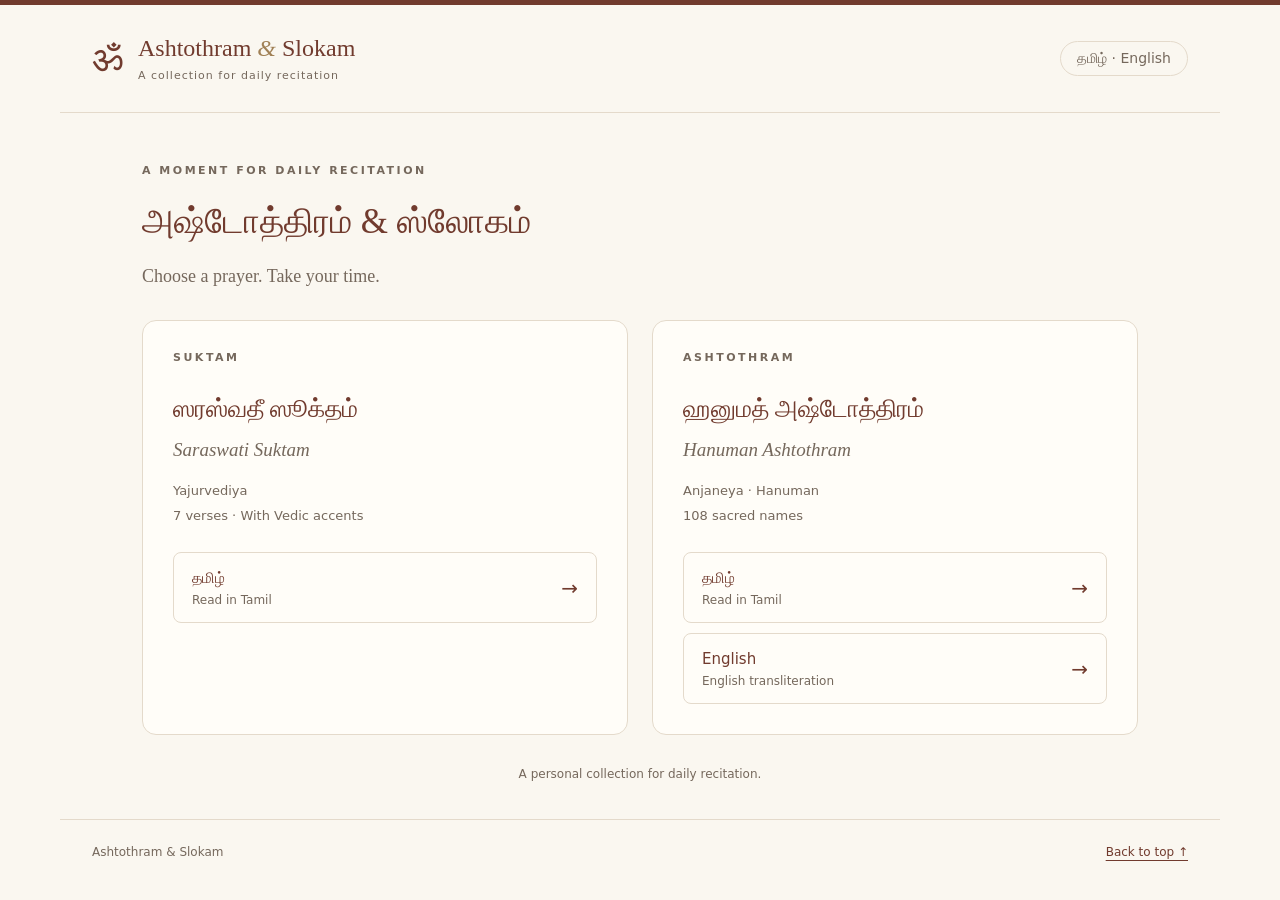
<file: index.html>
<!doctype html>
<html lang="ta">
<head>
<meta charset="utf-8">
<meta name="viewport" content="width=device-width, initial-scale=1">
<meta name="theme-color" content="#713b2e">
<meta name="description" content="A personal collection of prayers: Saraswati Suktam in Tamil and Hanuman Ashtothram in Tamil and English transliteration.">
<title>Ashtothram & Slokam · Prayer collection</title>
<link rel="stylesheet" href="style.css">

</head>
<body id="top">
<a class="skip" href="#collection">Skip to prayers</a>
<header class="site-header"><a class="brand" href="./" lang="en"><span class="emblem" aria-hidden="true">ॐ</span><span>Ashtothram <i>&</i> Slokam<small>A collection for daily recitation</small></span></a><span class="language">தமிழ் · English</span></header>
<main class="collection-home" id="collection">
<div class="collection-intro"><p class="eyebrow" lang="en">A MOMENT FOR DAILY RECITATION</p><h1>அஷ்டோத்திரம் &amp; ஸ்லோகம்</h1><p lang="en">Choose a prayer. Take your time.</p></div>
<div class="prayer-grid">
<section class="prayer-card" aria-labelledby="saraswati-title"><p class="eyebrow" lang="en">SUKTAM</p><h2 id="saraswati-title">ஸரஸ்வதீ ஸூக்தம்</h2><p class="card-subtitle" lang="en">Saraswati Suktam</p><p class="card-description" lang="en">Yajurvediya<br>7 verses · With Vedic accents</p><nav class="reading-links" aria-label="Read Saraswati Suktam"><a href="saraswati-suktam.html"><span><strong>தமிழ்</strong><small lang="en">Read in Tamil</small></span><span aria-hidden="true">→</span></a></nav></section>
<section class="prayer-card" aria-labelledby="hanuman-title"><p class="eyebrow" lang="en">ASHTOTHRAM</p><h2 id="hanuman-title">ஹனுமத் அஷ்டோத்திரம்</h2><p class="card-subtitle" lang="en">Hanuman Ashtothram</p><p class="card-description" lang="en">Anjaneya · Hanuman<br>108 sacred names</p><nav class="reading-links" aria-label="Read Hanuman Ashtothram"><a href="hanuman-ashtothram.html#tamil"><span><strong>தமிழ்</strong><small lang="en">Read in Tamil</small></span><span aria-hidden="true">→</span></a><a href="hanuman-ashtothram.html#english" lang="en"><span><strong>English</strong><small>English transliteration</small></span><span aria-hidden="true">→</span></a></nav></section>
</div>
<p class="collection-note" lang="en">A personal collection for daily recitation.</p>
</main><footer lang="en"><span>Ashtothram &amp; Slokam</span><a href="#top">Back to top ↑</a></footer>
</body></html>
</file>
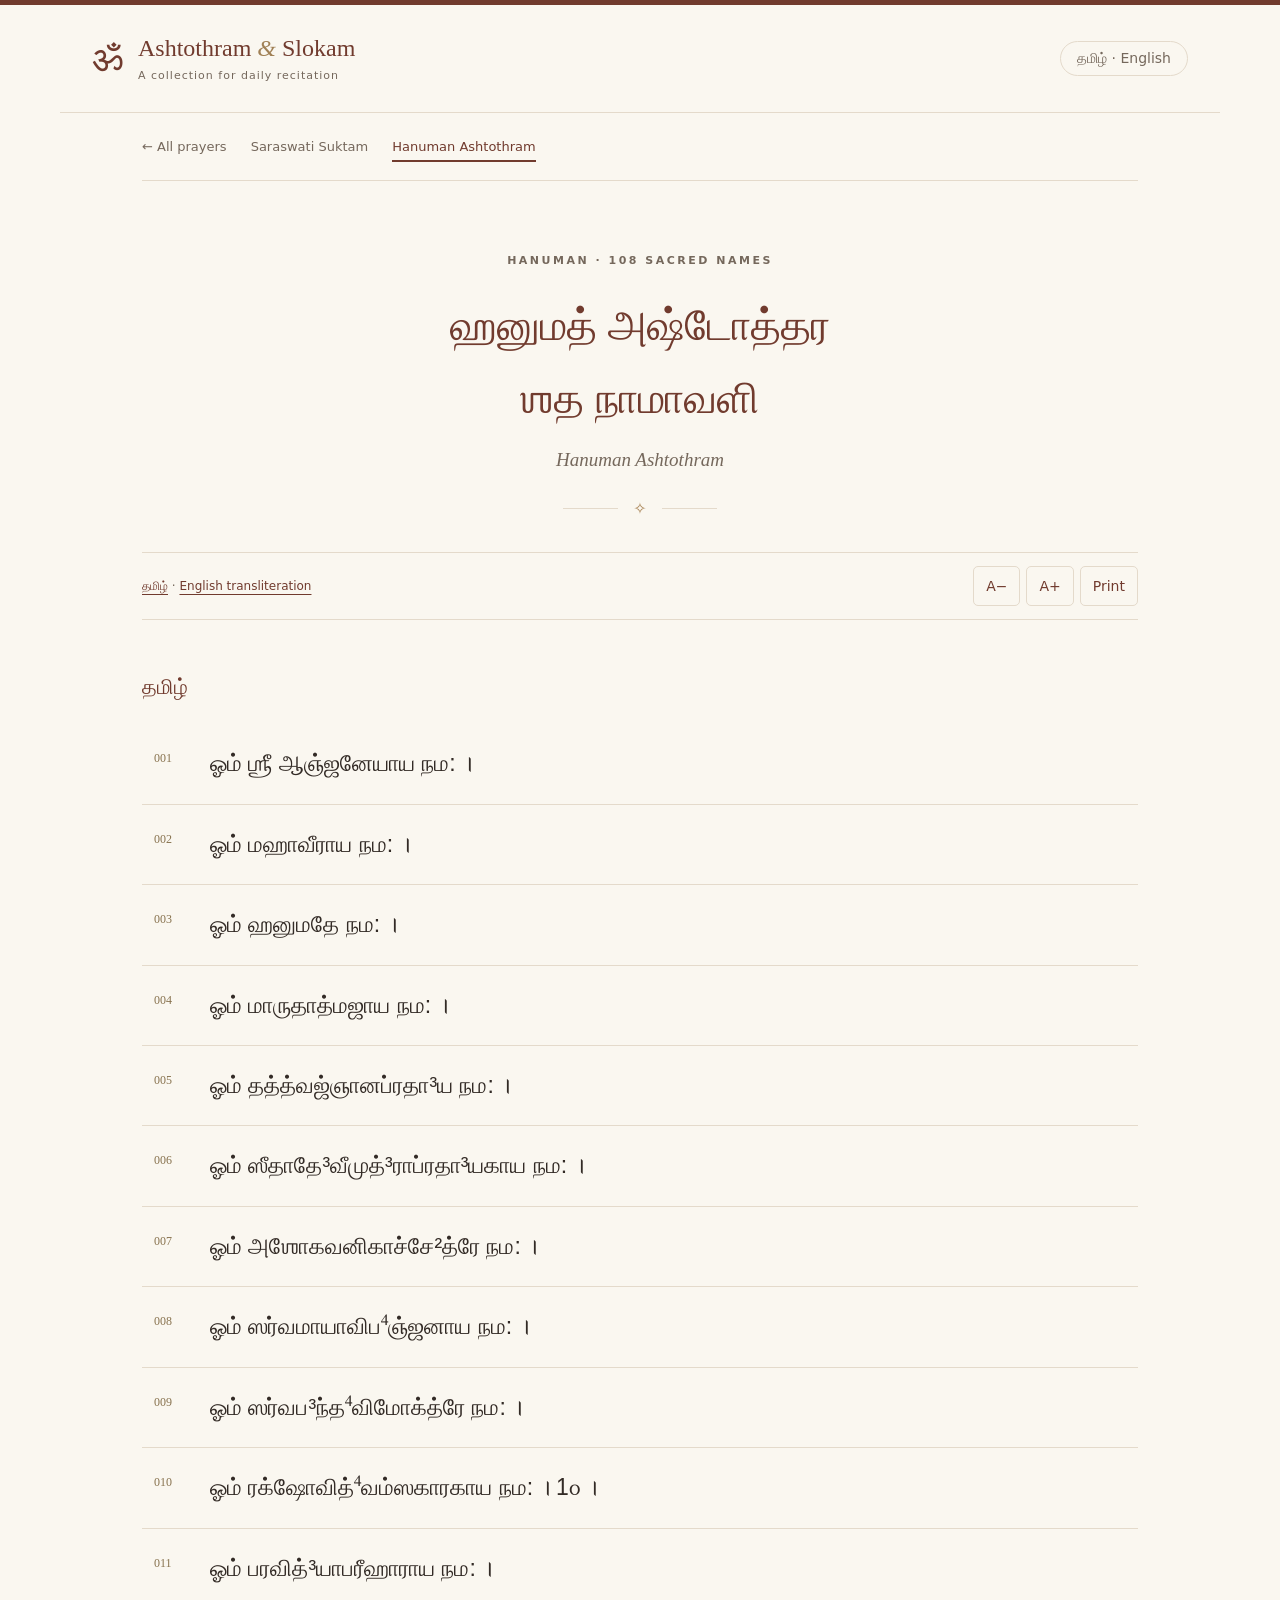
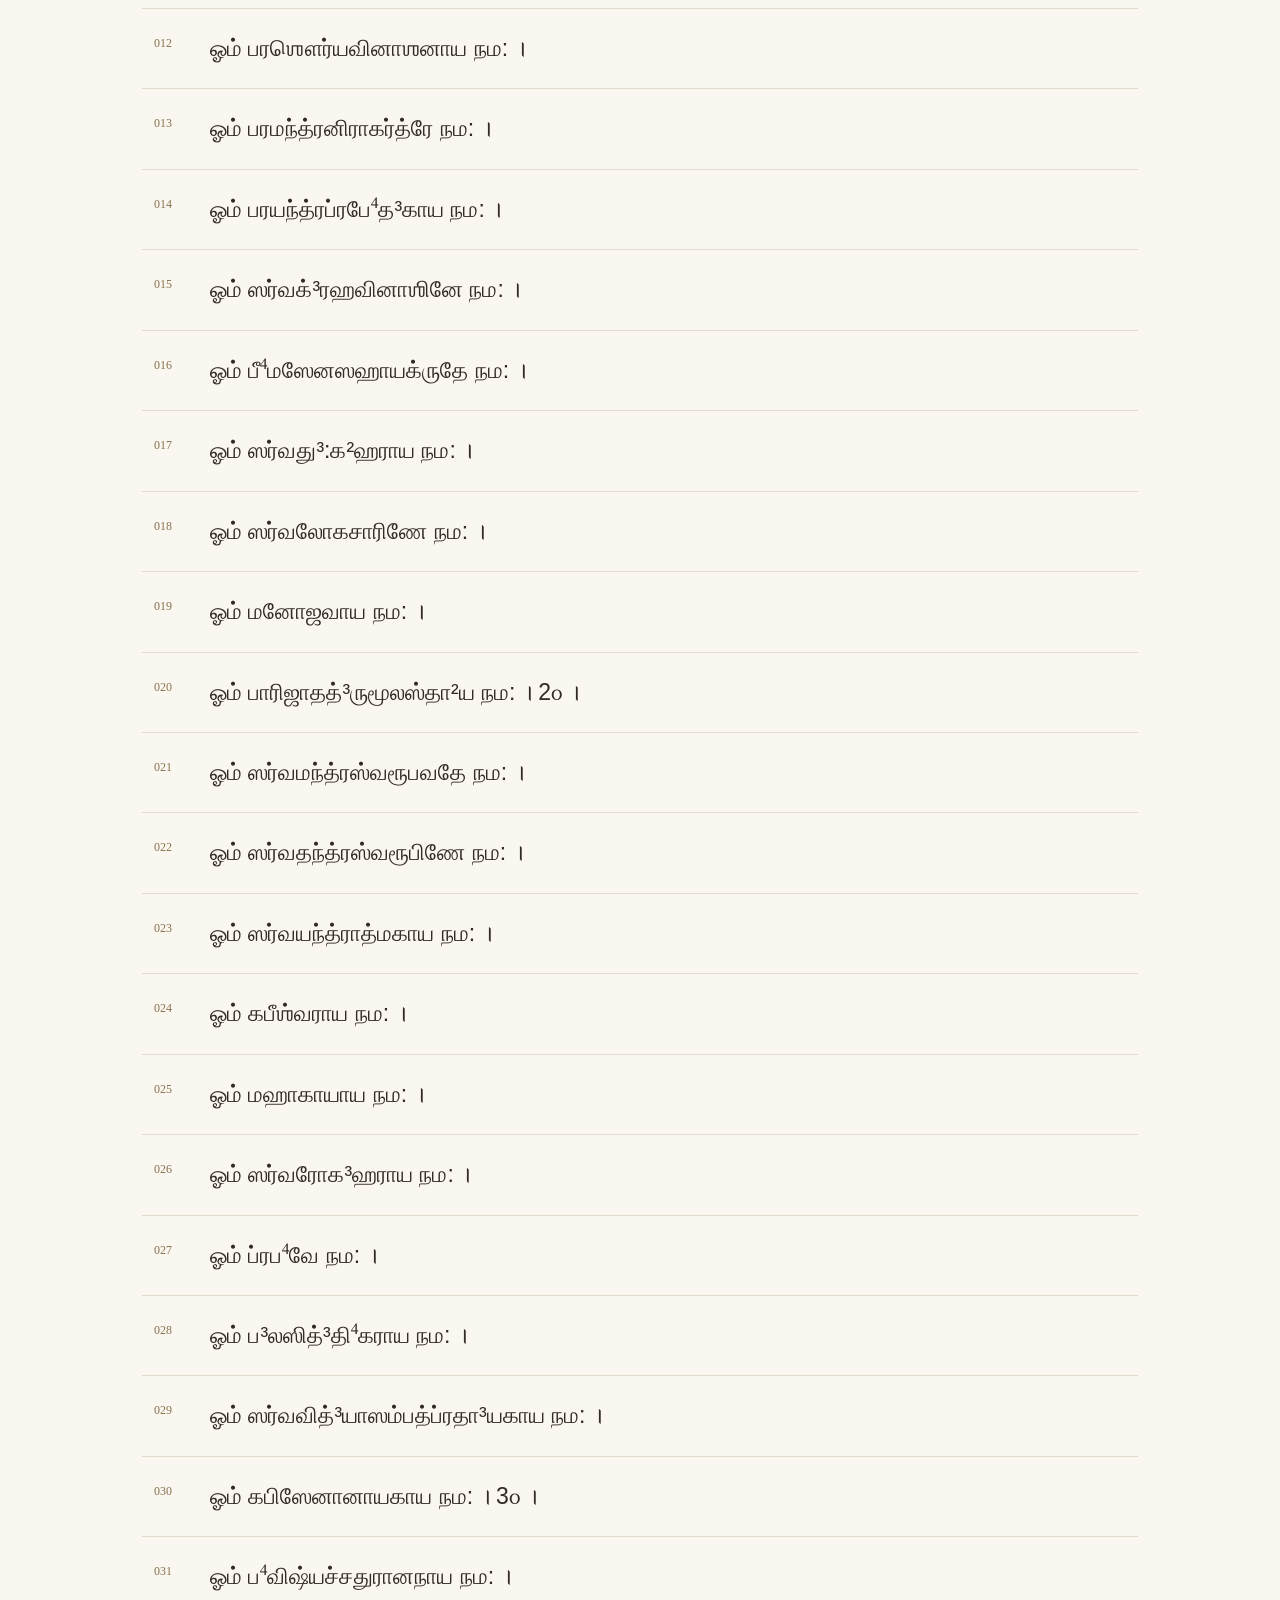
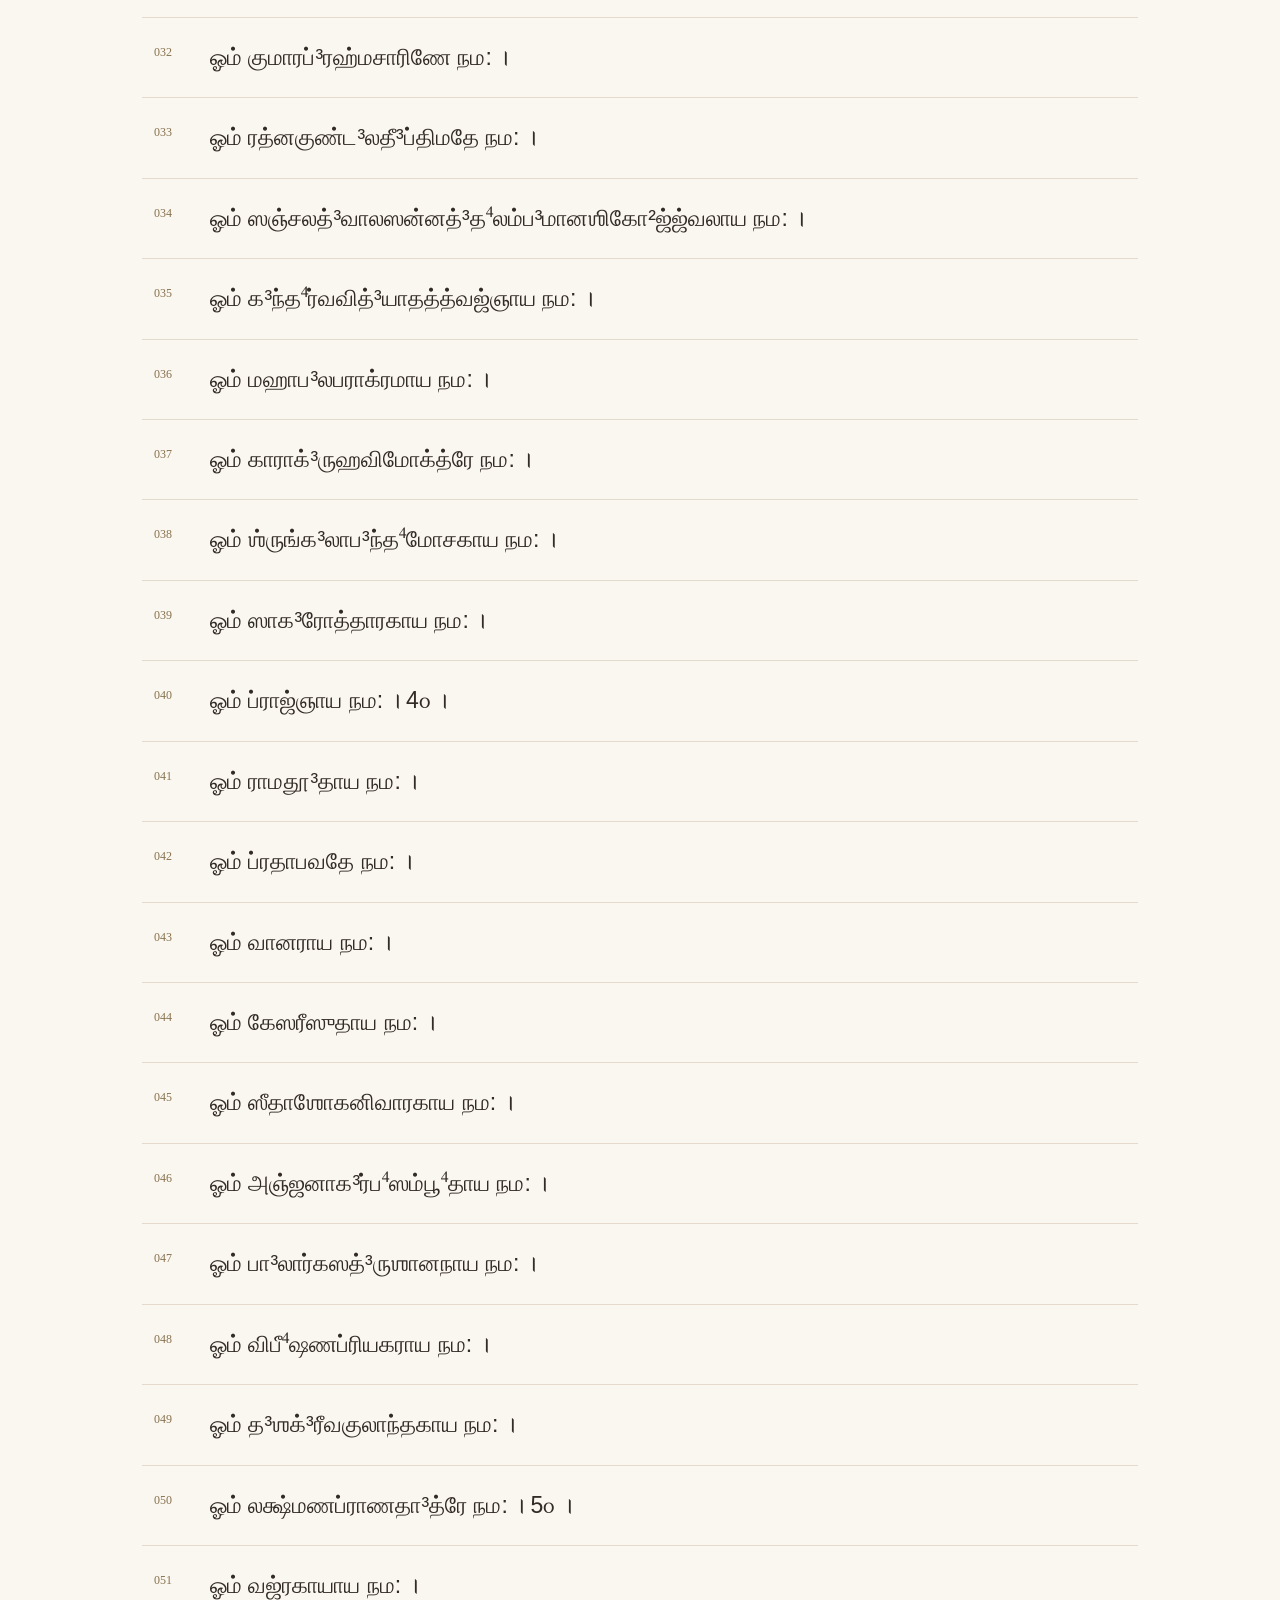
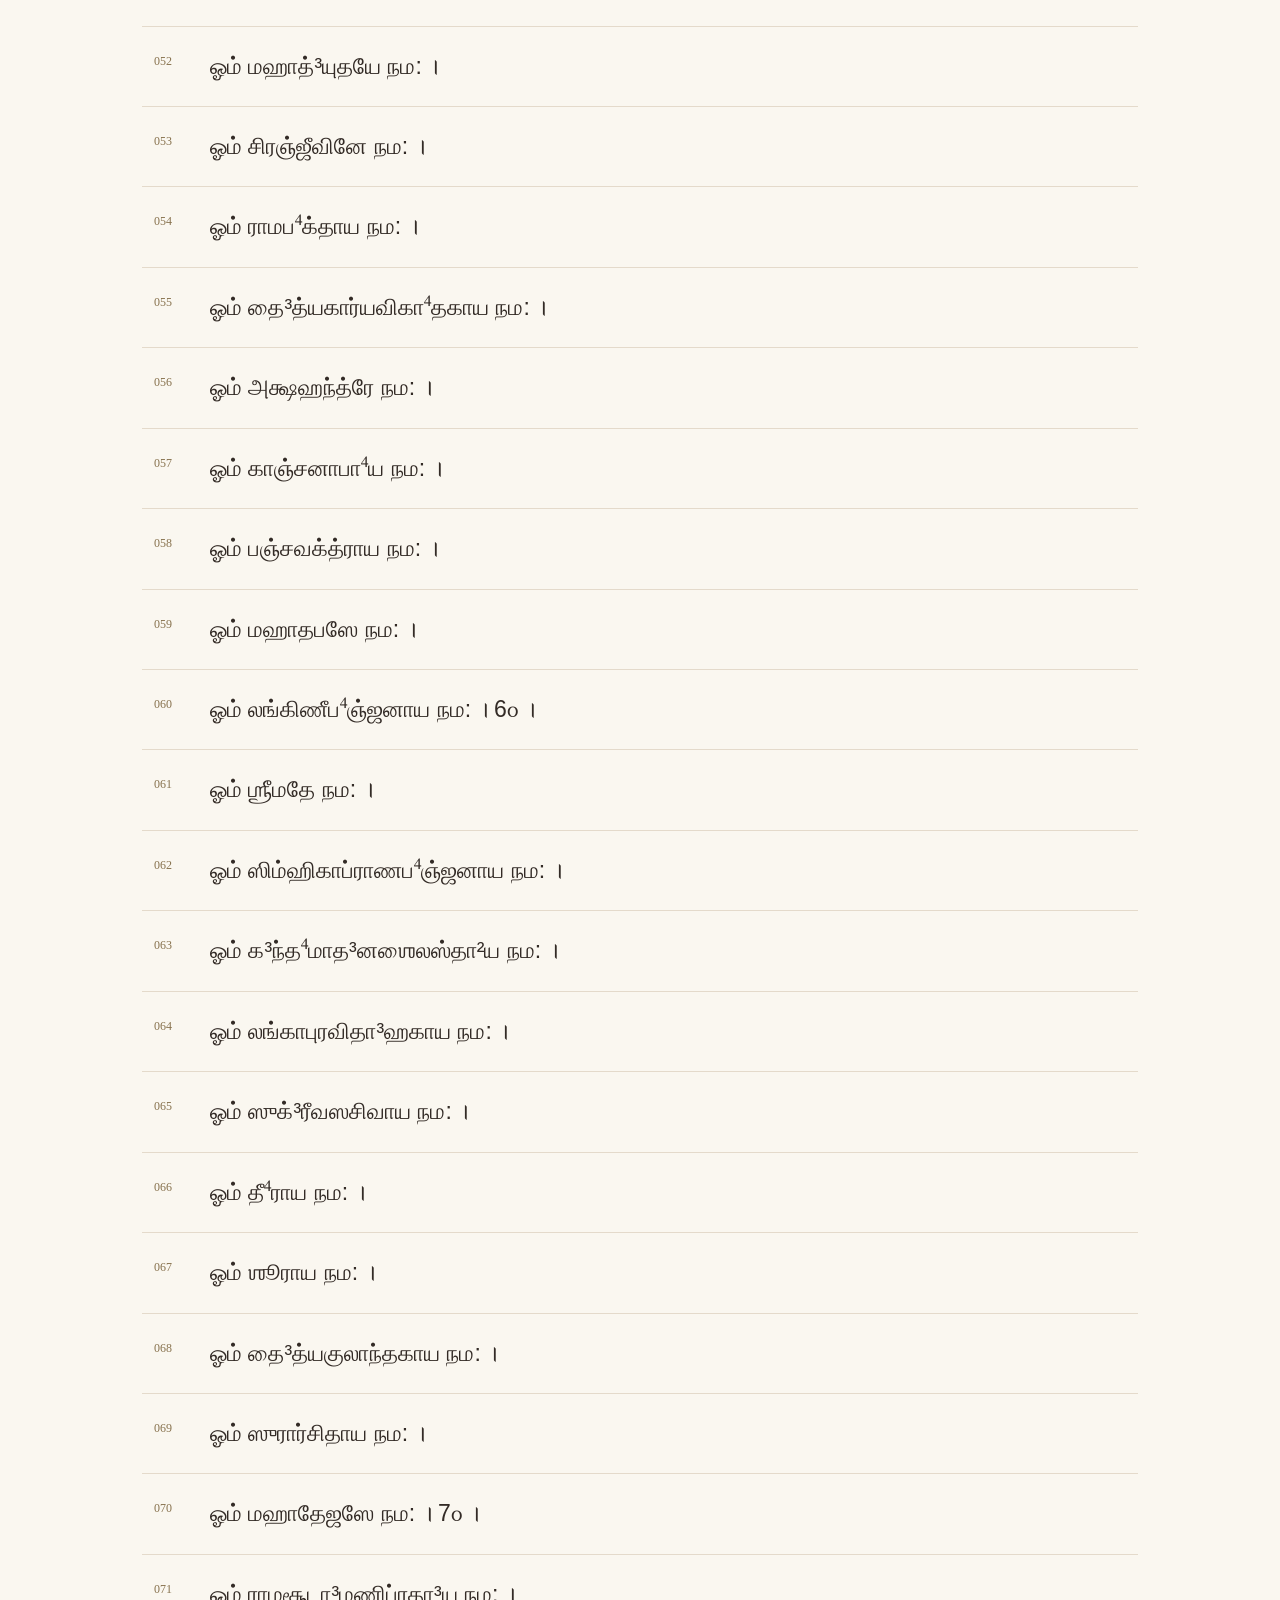
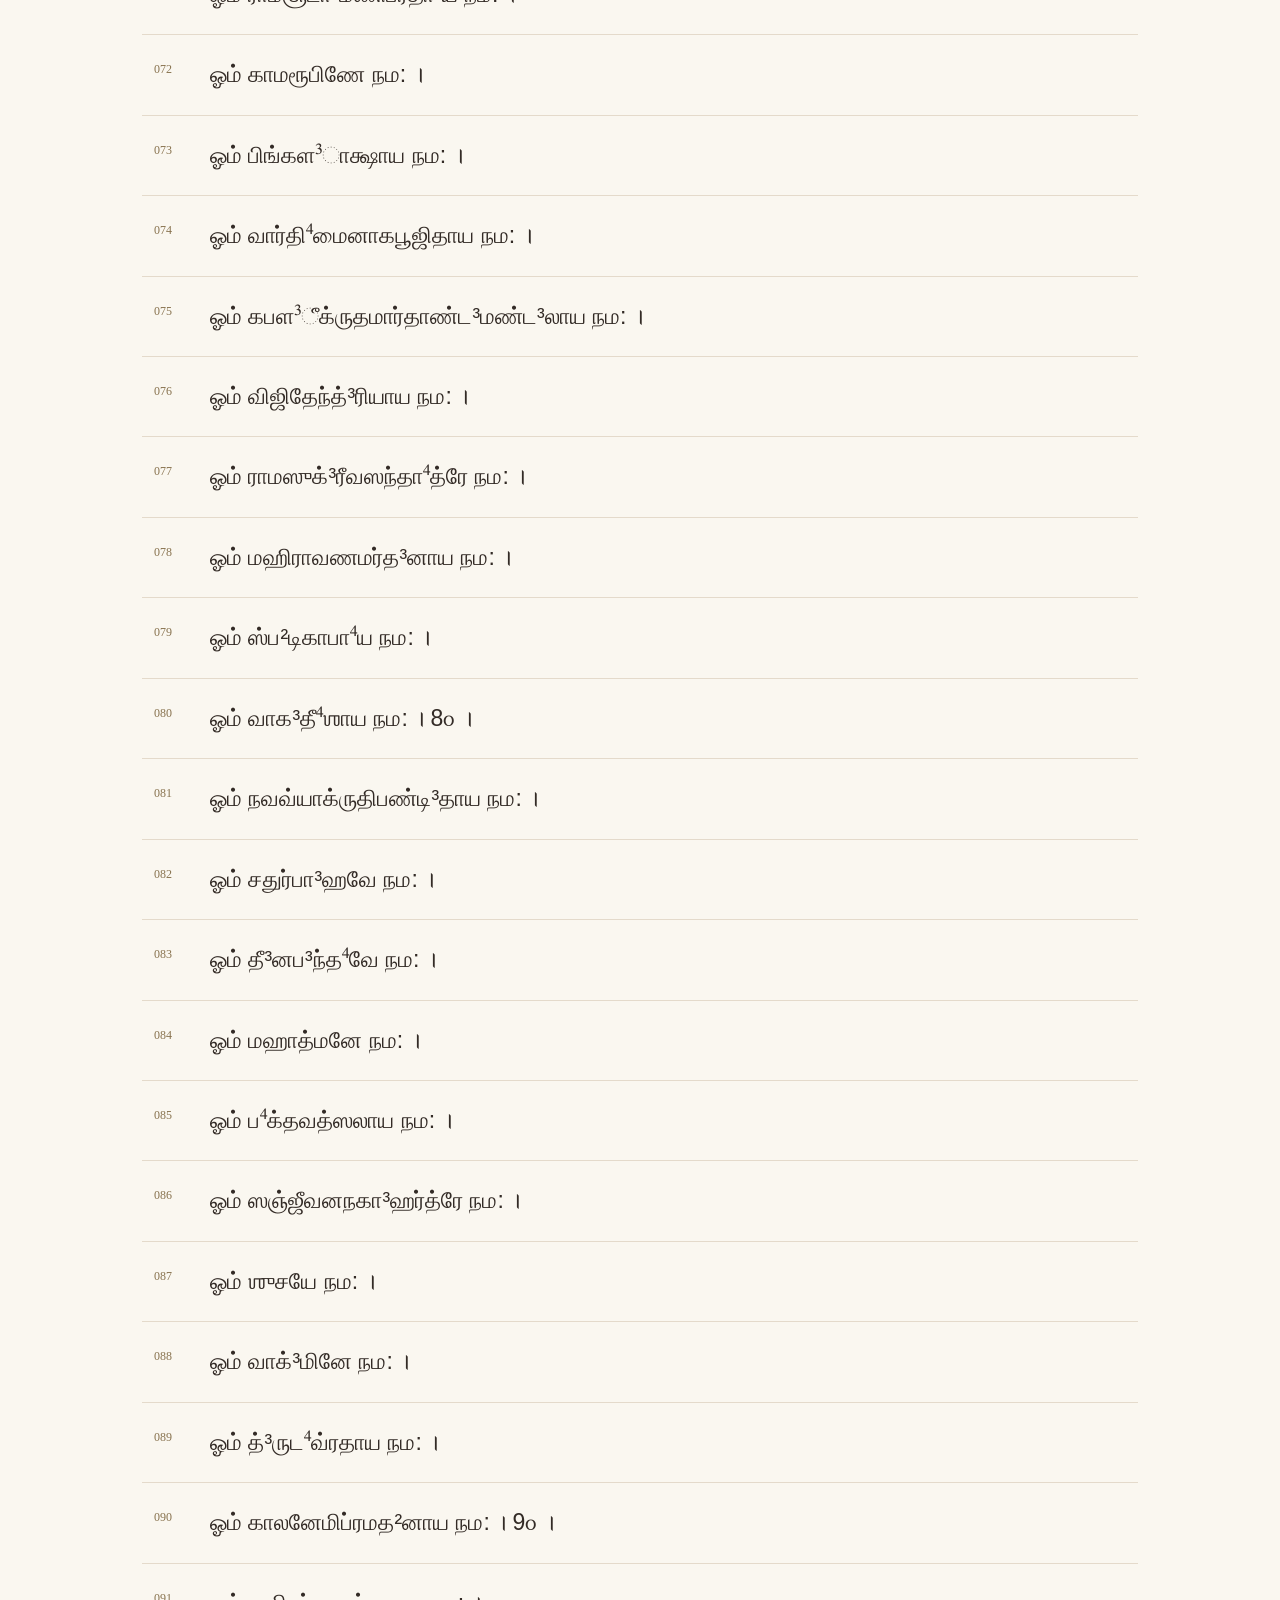
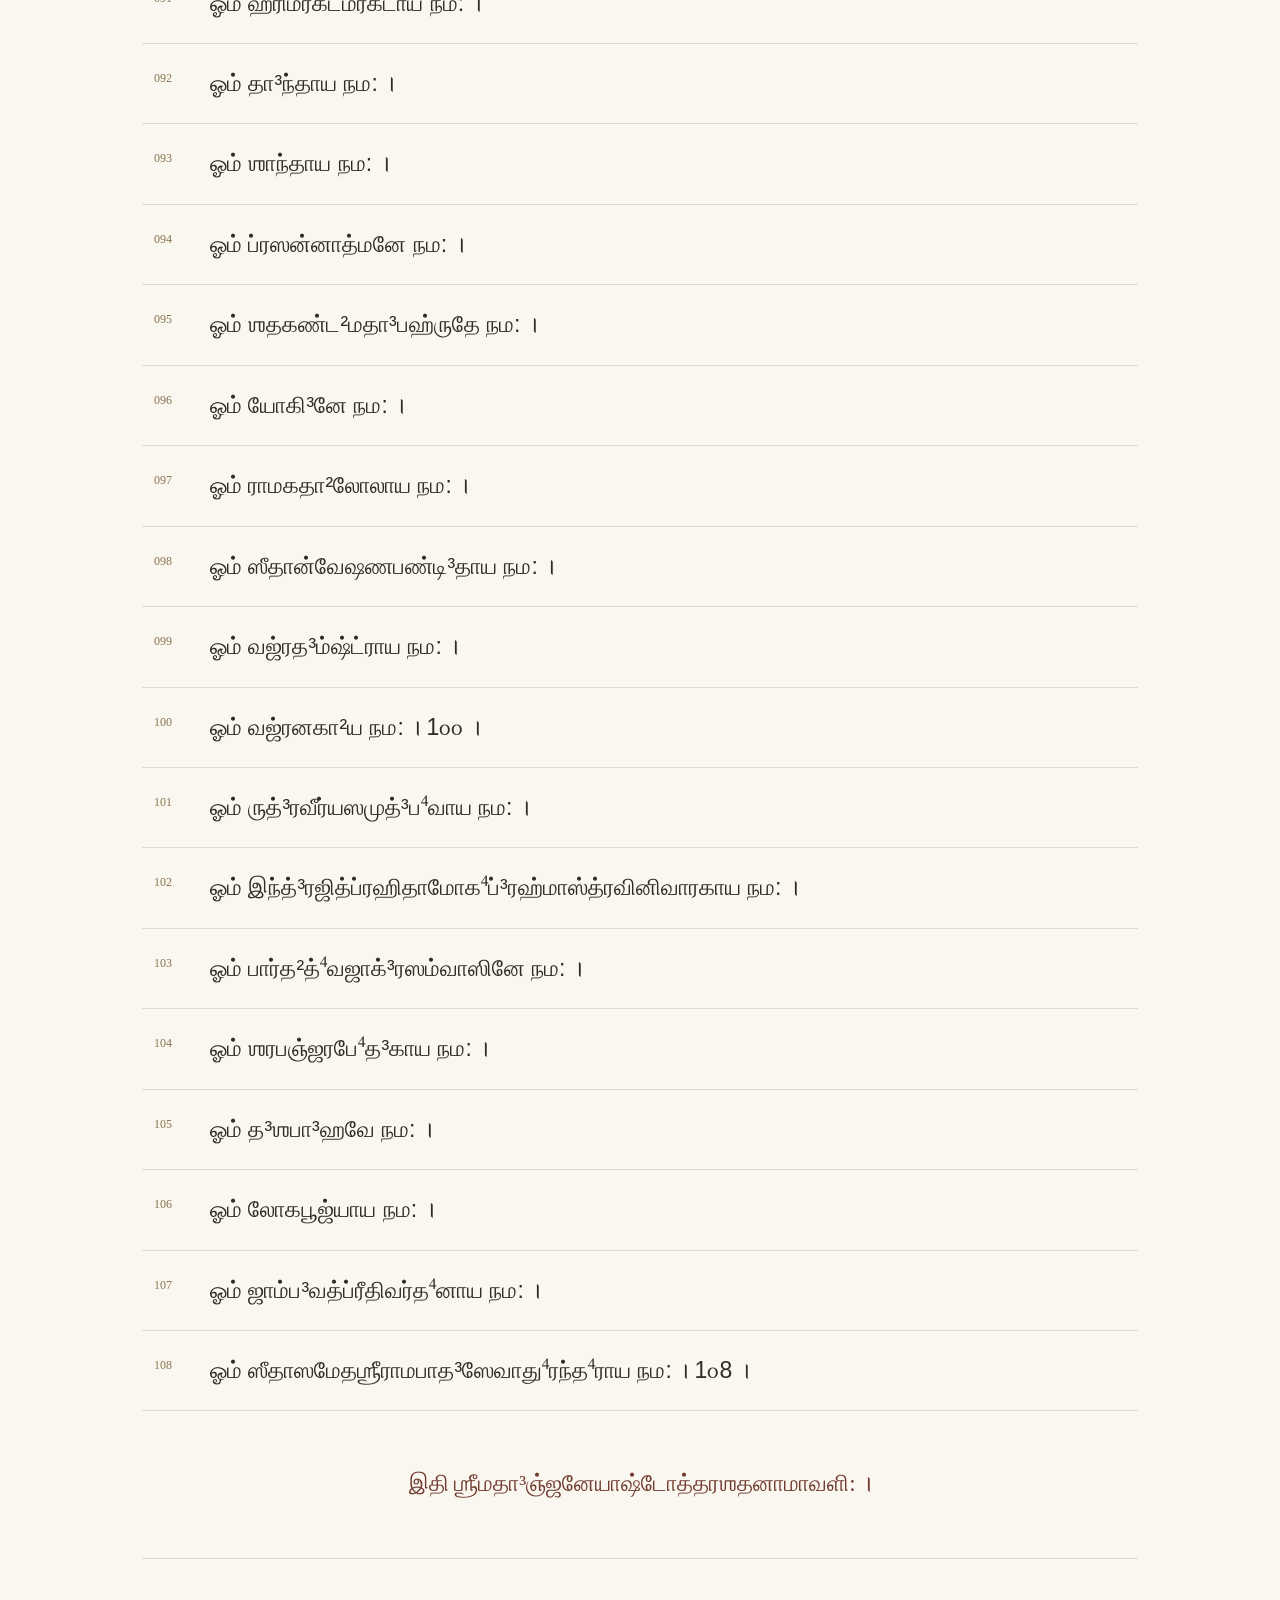
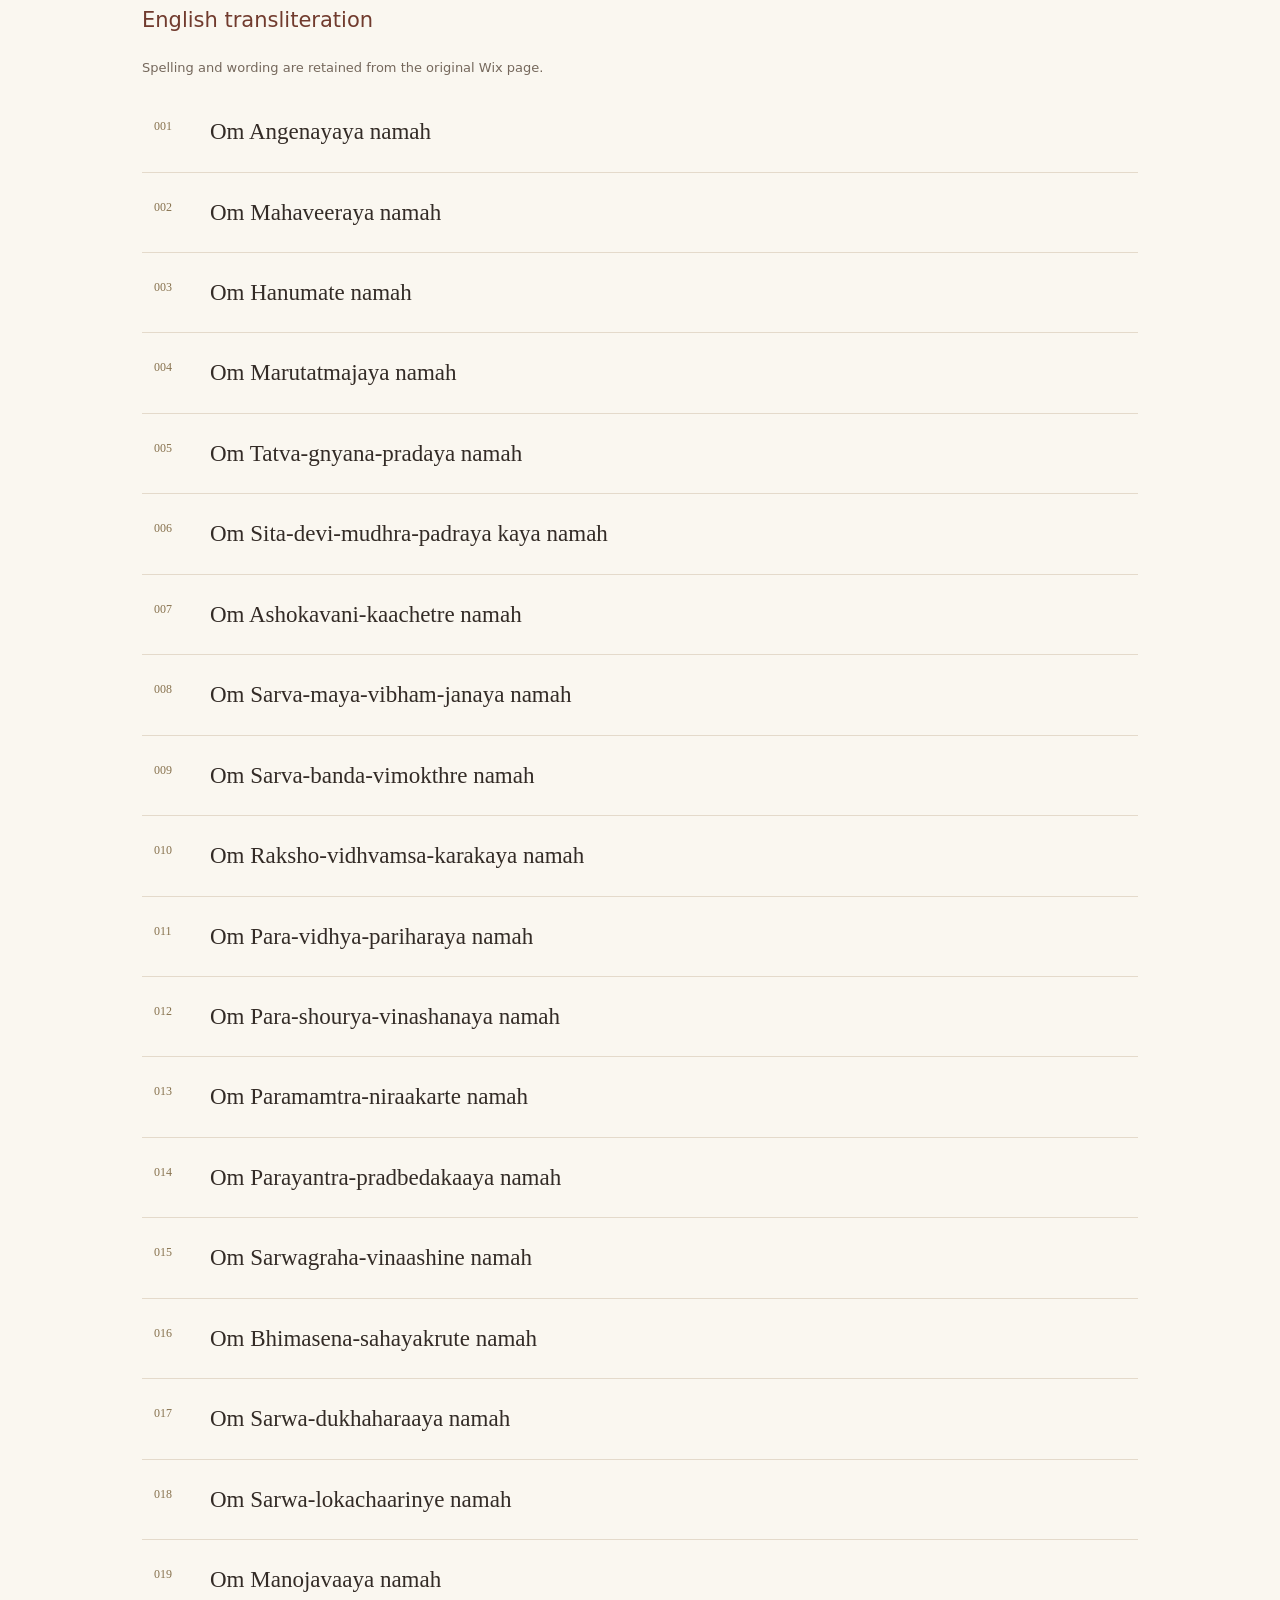
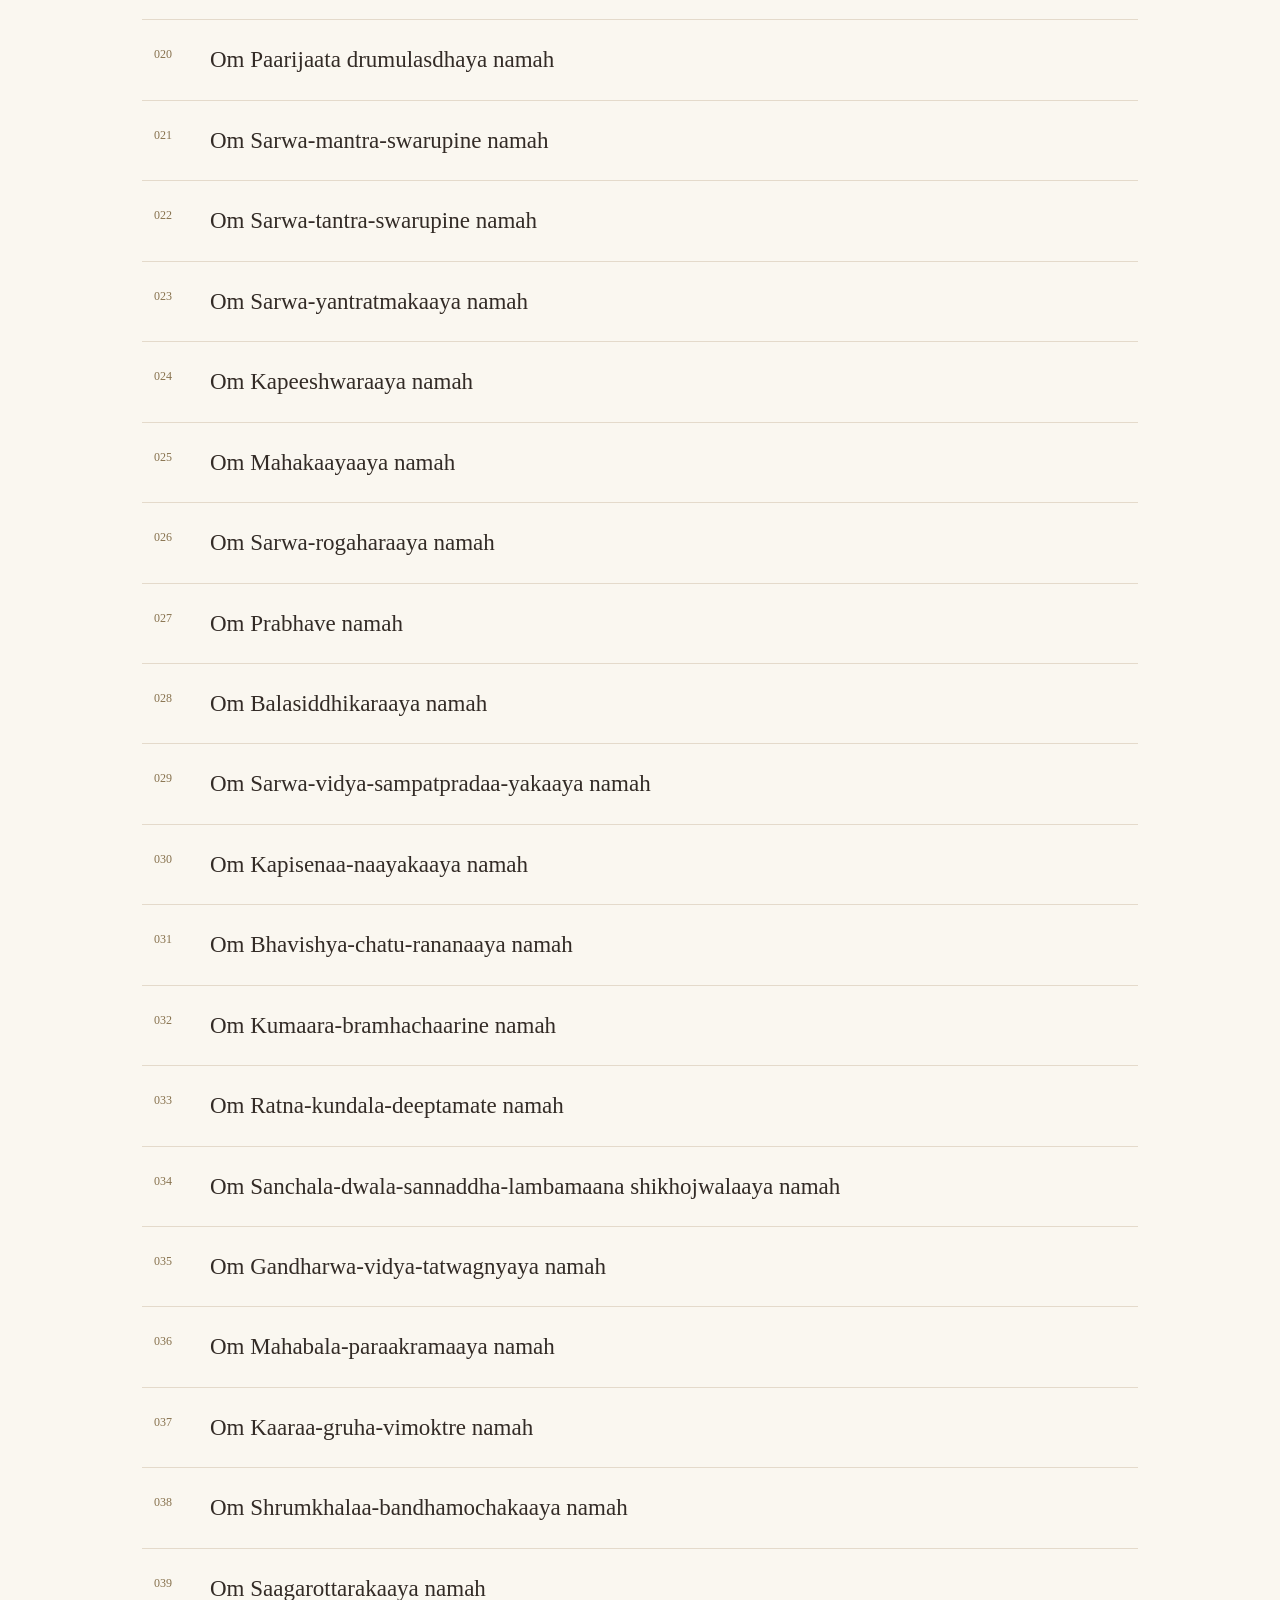
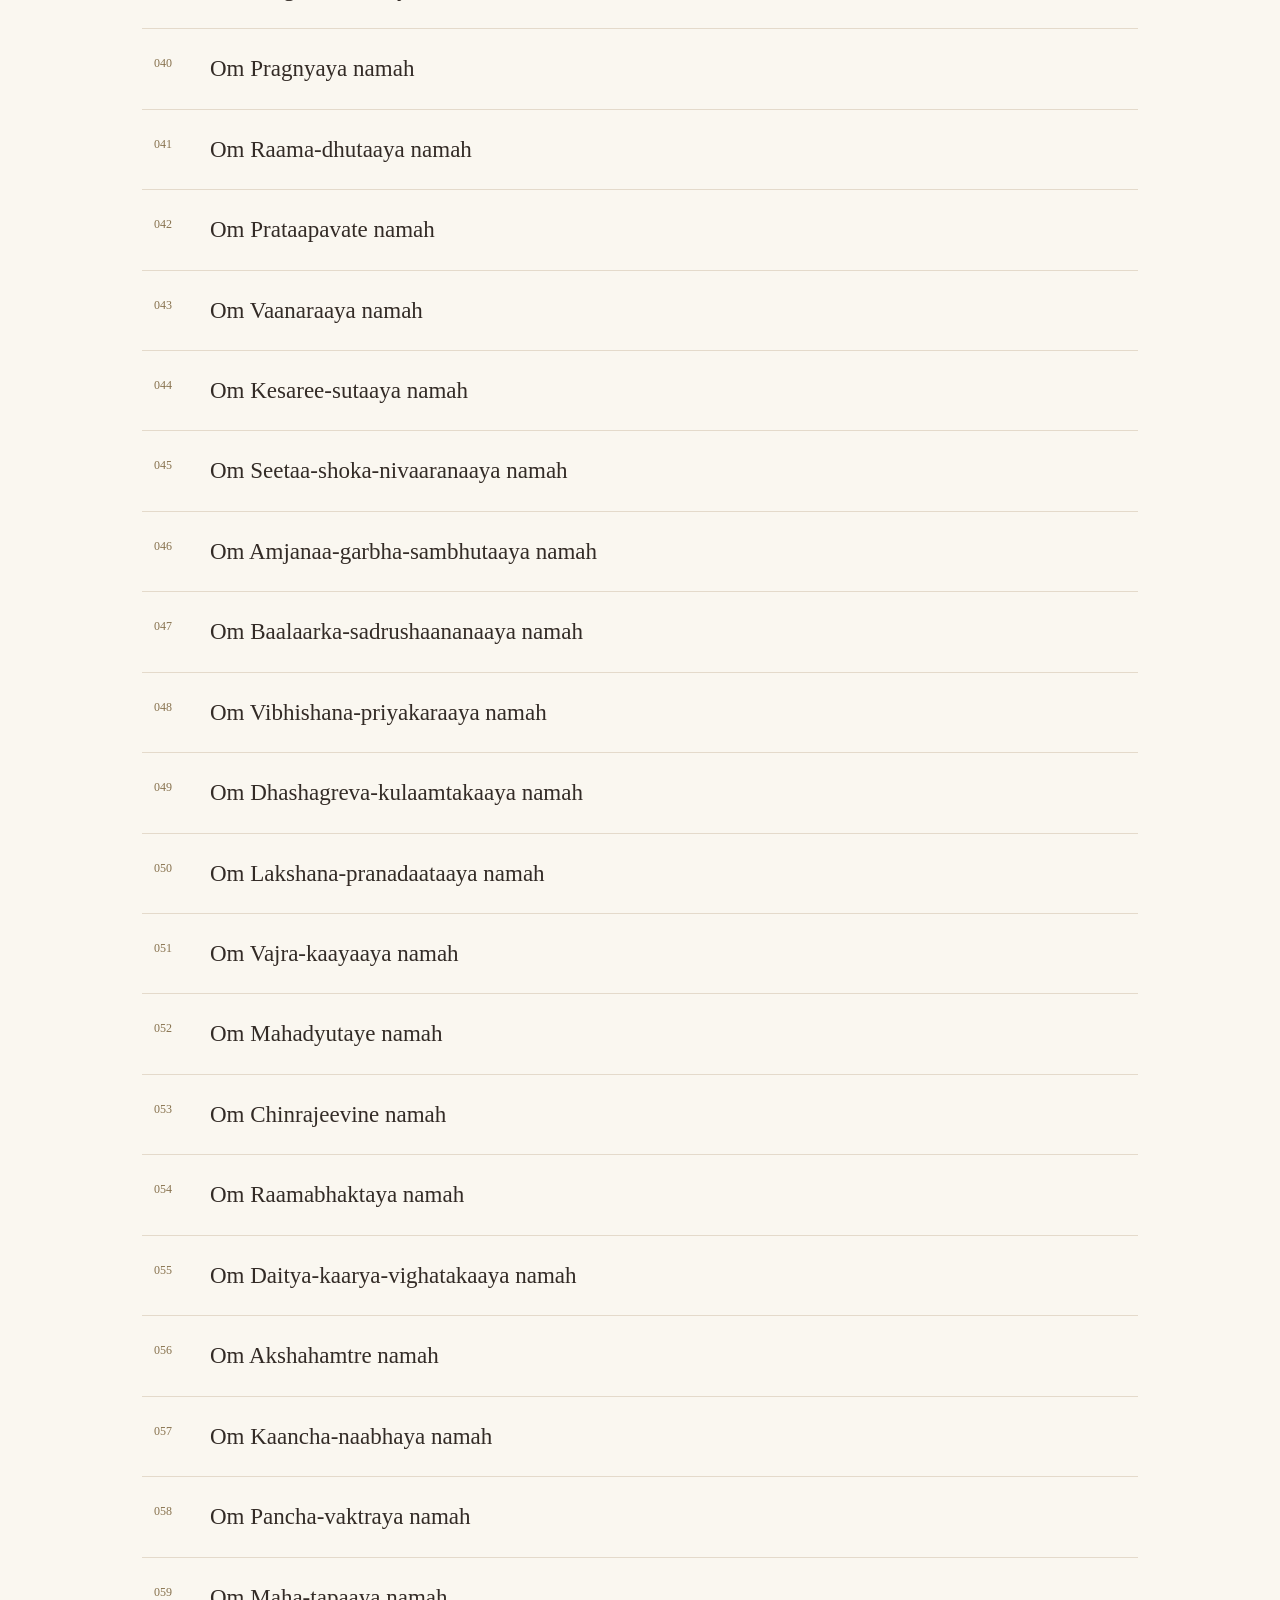
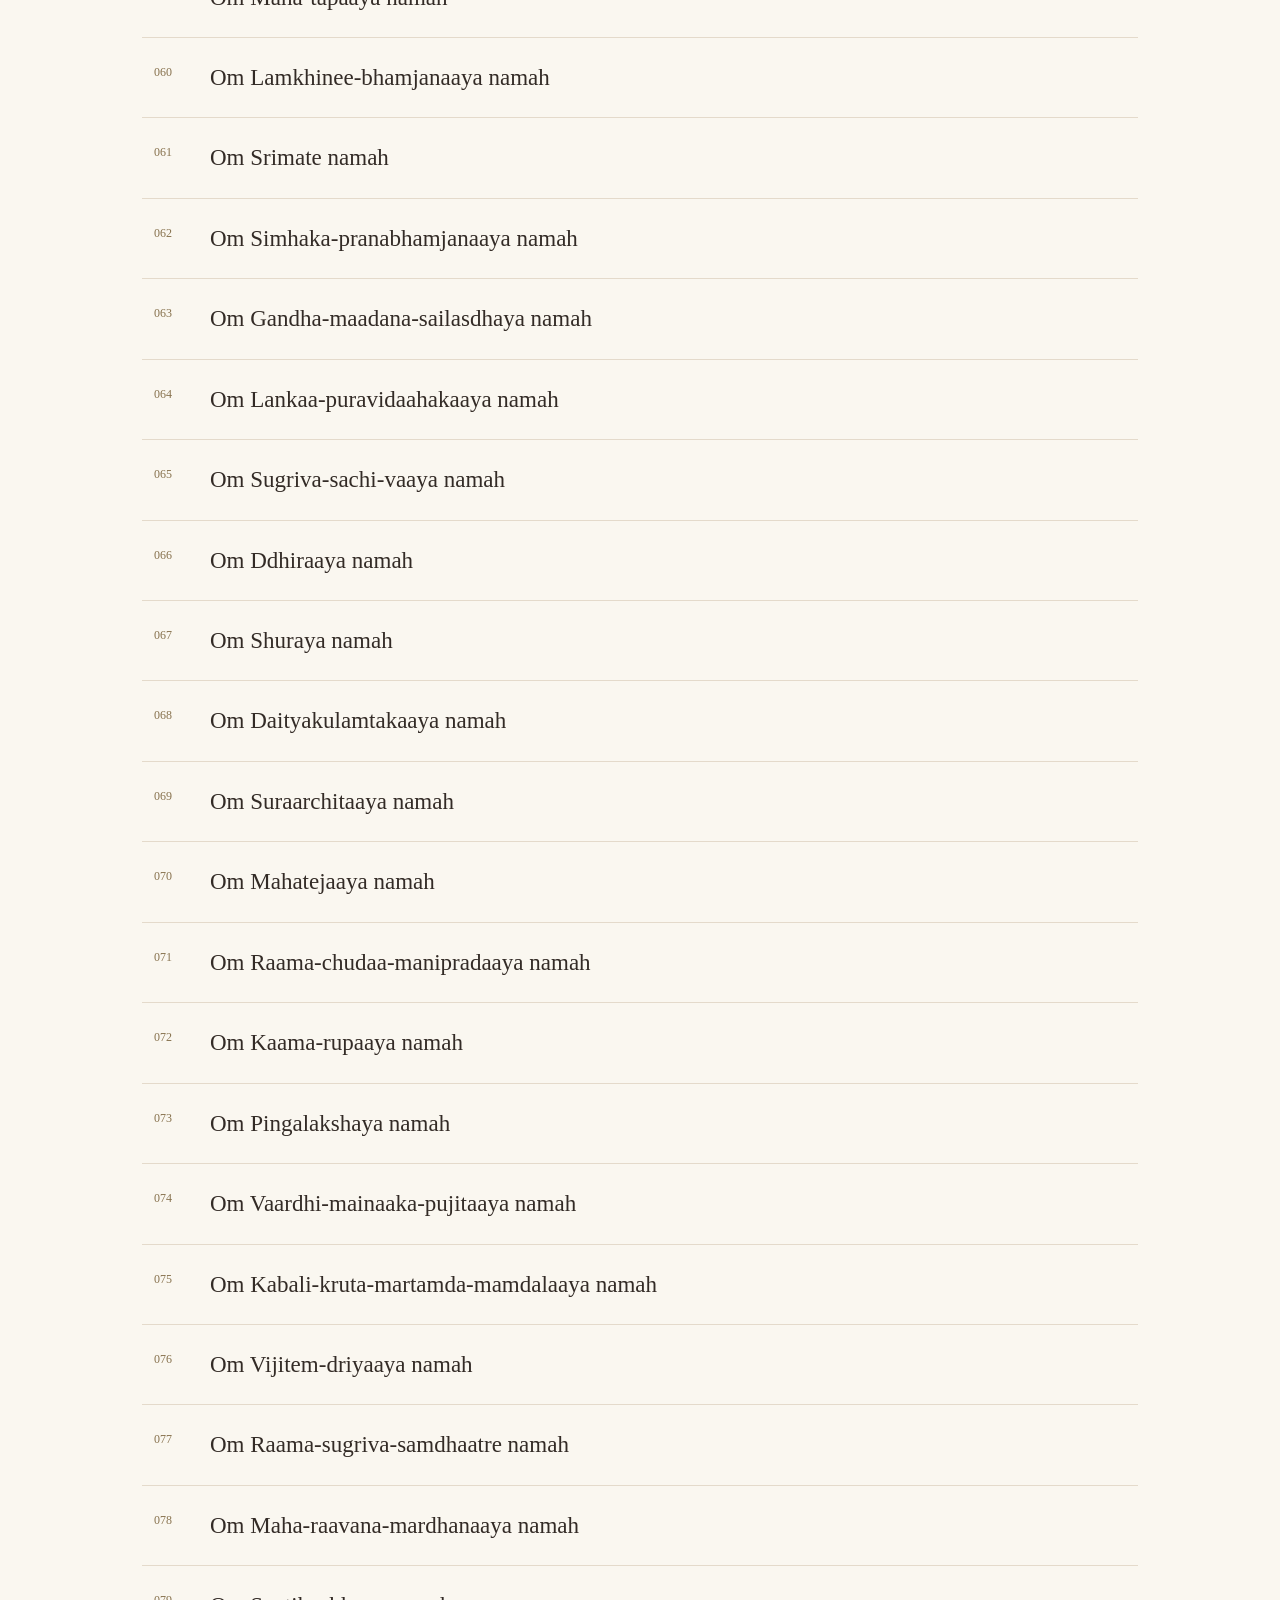
<file: hanuman-ashtothram.html>
<!doctype html>
<html lang="ta">
<head>
<meta charset="utf-8">
<meta name="viewport" content="width=device-width, initial-scale=1">
<meta name="theme-color" content="#713b2e">
<meta name="description" content="Hanuman Ashtothram: 108 sacred names in Tamil and English transliteration, from Sathia’s Sloka collection.">
<title>Hanuman Ashtothram · Ashtothram & Slokam</title>
<link rel="stylesheet" href="style.css">
<script src="script.js" defer></script>
</head>
<body id="top">
<a class="skip" href="#hymn">Skip to hymn</a>
<header class="site-header"><a class="brand" href="./" lang="en"><span class="emblem" aria-hidden="true">ॐ</span><span>Ashtothram <i>&</i> Slokam<small>A collection for daily recitation</small></span></a><span class="language">தமிழ் · English</span></header>
<main>
<nav class="collection-nav" aria-label="Prayer collection" lang="en"><a href="./">← All prayers</a><a href="saraswati-suktam.html">Saraswati Suktam</a><a href="hanuman-ashtothram.html" aria-current="page">Hanuman Ashtothram</a></nav>
<div class="intro"><p class="eyebrow" lang="en">HANUMAN · 108 SACRED NAMES</p><h1>ஹனுமத் அஷ்டோத்தர<br>ஶத நாமாவளி</h1><p class="english-title" lang="en">Hanuman Ashtothram</p><div class="ornament" aria-hidden="true"><span></span>✧<span></span></div></div>
<div class="reading-bar" lang="en"><nav aria-label="Reading language"><a href="#tamil">தமிழ்</a> · <a href="#english">English transliteration</a></nav><div class="controls" hidden><button id="smaller" aria-label="Decrease text size">A−</button><button id="larger" aria-label="Increase text size">A+</button><button id="print">Print</button></div></div>
<article id="hymn" tabindex="-1" aria-label="Hanuman Ashtothram">
<section id="tamil" aria-labelledby="tamil-title"><h2 id="tamil-title" class="section-title">தமிழ்</h2><ol class="names">
<li id="name-1"><a class="verse-number" href="#name-1" aria-label="Name 1">001</a><p class="mantra">ஓம் ஶ்ரீ ஆஞ்ஜனேயாய நம: ।</p></li>
<li id="name-2"><a class="verse-number" href="#name-2" aria-label="Name 2">002</a><p class="mantra">ஓம் மஹாவீராய நம: ।</p></li>
<li id="name-3"><a class="verse-number" href="#name-3" aria-label="Name 3">003</a><p class="mantra">ஓம் ஹனுமதே நம: ।</p></li>
<li id="name-4"><a class="verse-number" href="#name-4" aria-label="Name 4">004</a><p class="mantra">ஓம் மாருதாத்மஜாய நம: ।</p></li>
<li id="name-5"><a class="verse-number" href="#name-5" aria-label="Name 5">005</a><p class="mantra">ஓம் தத்த்வஜ்ஞானப்ரதா³ய நம: ।</p></li>
<li id="name-6"><a class="verse-number" href="#name-6" aria-label="Name 6">006</a><p class="mantra">ஓம் ஸீதாதே³வீமுத்³ராப்ரதா³யகாய நம: ।</p></li>
<li id="name-7"><a class="verse-number" href="#name-7" aria-label="Name 7">007</a><p class="mantra">ஓம் அஶோகவனிகாச்சே²த்ரே நம: ।</p></li>
<li id="name-8"><a class="verse-number" href="#name-8" aria-label="Name 8">008</a><p class="mantra">ஓம் ஸர்வமாயாவிப⁴ஞ்ஜனாய நம: ।</p></li>
<li id="name-9"><a class="verse-number" href="#name-9" aria-label="Name 9">009</a><p class="mantra">ஓம் ஸர்வப³ந்த⁴விமோக்த்ரே நம: ।</p></li>
<li id="name-10"><a class="verse-number" href="#name-10" aria-label="Name 10">010</a><p class="mantra">ஓம் ரக்ஷோவித்⁴வம்ஸகாரகாய நம: । 1௦ ।</p></li>
<li id="name-11"><a class="verse-number" href="#name-11" aria-label="Name 11">011</a><p class="mantra">ஓம் பரவித்³யாபரீஹாராய நம: ।</p></li>
<li id="name-12"><a class="verse-number" href="#name-12" aria-label="Name 12">012</a><p class="mantra">ஓம் பரஶௌர்யவினாஶனாய நம: ।</p></li>
<li id="name-13"><a class="verse-number" href="#name-13" aria-label="Name 13">013</a><p class="mantra">ஓம் பரமந்த்ரனிராகர்த்ரே நம: ।</p></li>
<li id="name-14"><a class="verse-number" href="#name-14" aria-label="Name 14">014</a><p class="mantra">ஓம் பரயந்த்ரப்ரபே⁴த³காய நம: ।</p></li>
<li id="name-15"><a class="verse-number" href="#name-15" aria-label="Name 15">015</a><p class="mantra">ஓம் ஸர்வக்³ரஹவினாஶினே நம: ।</p></li>
<li id="name-16"><a class="verse-number" href="#name-16" aria-label="Name 16">016</a><p class="mantra">ஓம் பீ⁴மஸேனஸஹாயக்ருதே நம: ।</p></li>
<li id="name-17"><a class="verse-number" href="#name-17" aria-label="Name 17">017</a><p class="mantra">ஓம் ஸர்வது³:க²ஹராய நம: ।</p></li>
<li id="name-18"><a class="verse-number" href="#name-18" aria-label="Name 18">018</a><p class="mantra">ஓம் ஸர்வலோகசாரிணே நம: ।</p></li>
<li id="name-19"><a class="verse-number" href="#name-19" aria-label="Name 19">019</a><p class="mantra">ஓம் மனோஜவாய நம: ।</p></li>
<li id="name-20"><a class="verse-number" href="#name-20" aria-label="Name 20">020</a><p class="mantra">ஓம் பாரிஜாதத்³ருமூலஸ்தா²ய நம: । 2௦ ।</p></li>
<li id="name-21"><a class="verse-number" href="#name-21" aria-label="Name 21">021</a><p class="mantra">ஓம் ஸர்வமந்த்ரஸ்வரூபவதே நம: ।</p></li>
<li id="name-22"><a class="verse-number" href="#name-22" aria-label="Name 22">022</a><p class="mantra">ஓம் ஸர்வதந்த்ரஸ்வரூபிணே நம: ।</p></li>
<li id="name-23"><a class="verse-number" href="#name-23" aria-label="Name 23">023</a><p class="mantra">ஓம் ஸர்வயந்த்ராத்மகாய நம: ।</p></li>
<li id="name-24"><a class="verse-number" href="#name-24" aria-label="Name 24">024</a><p class="mantra">ஓம் கபீஶ்வராய நம: ।</p></li>
<li id="name-25"><a class="verse-number" href="#name-25" aria-label="Name 25">025</a><p class="mantra">ஓம் மஹாகாயாய நம: ।</p></li>
<li id="name-26"><a class="verse-number" href="#name-26" aria-label="Name 26">026</a><p class="mantra">ஓம் ஸர்வரோக³ஹராய நம: ।</p></li>
<li id="name-27"><a class="verse-number" href="#name-27" aria-label="Name 27">027</a><p class="mantra">ஓம் ப்ரப⁴வே நம: ।</p></li>
<li id="name-28"><a class="verse-number" href="#name-28" aria-label="Name 28">028</a><p class="mantra">ஓம் ப³லஸித்³தி⁴கராய நம: ।</p></li>
<li id="name-29"><a class="verse-number" href="#name-29" aria-label="Name 29">029</a><p class="mantra">ஓம் ஸர்வவித்³யாஸம்பத்ப்ரதா³யகாய நம: ।</p></li>
<li id="name-30"><a class="verse-number" href="#name-30" aria-label="Name 30">030</a><p class="mantra">ஓம் கபிஸேனானாயகாய நம: । 3௦ ।</p></li>
<li id="name-31"><a class="verse-number" href="#name-31" aria-label="Name 31">031</a><p class="mantra">ஓம் ப⁴விஷ்யச்சதுரானநாய நம: ।</p></li>
<li id="name-32"><a class="verse-number" href="#name-32" aria-label="Name 32">032</a><p class="mantra">ஓம் குமாரப்³ரஹ்மசாரிணே நம: ।</p></li>
<li id="name-33"><a class="verse-number" href="#name-33" aria-label="Name 33">033</a><p class="mantra">ஓம் ரத்னகுண்ட³லதீ³ப்திமதே நம: ।</p></li>
<li id="name-34"><a class="verse-number" href="#name-34" aria-label="Name 34">034</a><p class="mantra">ஓம் ஸஞ்சலத்³வாலஸன்னத்³த⁴லம்ப³மானஶிகோ²ஜ்ஜ்வலாய நம: ।</p></li>
<li id="name-35"><a class="verse-number" href="#name-35" aria-label="Name 35">035</a><p class="mantra">ஓம் க³ந்த⁴ர்வவித்³யாதத்த்வஜ்ஞாய நம: ।</p></li>
<li id="name-36"><a class="verse-number" href="#name-36" aria-label="Name 36">036</a><p class="mantra">ஓம் மஹாப³லபராக்ரமாய நம: ।</p></li>
<li id="name-37"><a class="verse-number" href="#name-37" aria-label="Name 37">037</a><p class="mantra">ஓம் காராக்³ருஹவிமோக்த்ரே நம: ।</p></li>
<li id="name-38"><a class="verse-number" href="#name-38" aria-label="Name 38">038</a><p class="mantra">ஓம் ஶ்ருங்க³லாப³ந்த⁴மோசகாய நம: ।</p></li>
<li id="name-39"><a class="verse-number" href="#name-39" aria-label="Name 39">039</a><p class="mantra">ஓம் ஸாக³ரோத்தாரகாய நம: ।</p></li>
<li id="name-40"><a class="verse-number" href="#name-40" aria-label="Name 40">040</a><p class="mantra">ஓம் ப்ராஜ்ஞாய நம: । 4௦ ।</p></li>
<li id="name-41"><a class="verse-number" href="#name-41" aria-label="Name 41">041</a><p class="mantra">ஓம் ராமதூ³தாய நம: ।</p></li>
<li id="name-42"><a class="verse-number" href="#name-42" aria-label="Name 42">042</a><p class="mantra">ஓம் ப்ரதாபவதே நம: ।</p></li>
<li id="name-43"><a class="verse-number" href="#name-43" aria-label="Name 43">043</a><p class="mantra">ஓம் வானராய நம: ।</p></li>
<li id="name-44"><a class="verse-number" href="#name-44" aria-label="Name 44">044</a><p class="mantra">ஓம் கேஸரீஸுதாய நம: ।</p></li>
<li id="name-45"><a class="verse-number" href="#name-45" aria-label="Name 45">045</a><p class="mantra">ஓம் ஸீதாஶோகனிவாரகாய நம: ।</p></li>
<li id="name-46"><a class="verse-number" href="#name-46" aria-label="Name 46">046</a><p class="mantra">ஓம் அஞ்ஜனாக³ர்ப⁴ஸம்பூ⁴தாய நம: ।</p></li>
<li id="name-47"><a class="verse-number" href="#name-47" aria-label="Name 47">047</a><p class="mantra">ஓம் பா³லார்கஸத்³ருஶானநாய நம: ।</p></li>
<li id="name-48"><a class="verse-number" href="#name-48" aria-label="Name 48">048</a><p class="mantra">ஓம் விபீ⁴ஷணப்ரியகராய நம: ।</p></li>
<li id="name-49"><a class="verse-number" href="#name-49" aria-label="Name 49">049</a><p class="mantra">ஓம் த³ஶக்³ரீவகுலாந்தகாய நம: ।</p></li>
<li id="name-50"><a class="verse-number" href="#name-50" aria-label="Name 50">050</a><p class="mantra">ஓம் லக்ஷ்மணப்ராணதா³த்ரே நம: । 5௦ ।</p></li>
<li id="name-51"><a class="verse-number" href="#name-51" aria-label="Name 51">051</a><p class="mantra">ஓம் வஜ்ரகாயாய நம: ।</p></li>
<li id="name-52"><a class="verse-number" href="#name-52" aria-label="Name 52">052</a><p class="mantra">ஓம் மஹாத்³யுதயே நம: ।</p></li>
<li id="name-53"><a class="verse-number" href="#name-53" aria-label="Name 53">053</a><p class="mantra">ஓம் சிரஞ்ஜீவினே நம: ।</p></li>
<li id="name-54"><a class="verse-number" href="#name-54" aria-label="Name 54">054</a><p class="mantra">ஓம் ராமப⁴க்தாய நம: ।</p></li>
<li id="name-55"><a class="verse-number" href="#name-55" aria-label="Name 55">055</a><p class="mantra">ஓம் தை³த்யகார்யவிகா⁴தகாய நம: ।</p></li>
<li id="name-56"><a class="verse-number" href="#name-56" aria-label="Name 56">056</a><p class="mantra">ஓம் அக்ஷஹந்த்ரே நம: ।</p></li>
<li id="name-57"><a class="verse-number" href="#name-57" aria-label="Name 57">057</a><p class="mantra">ஓம் காஞ்சனாபா⁴ய நம: ।</p></li>
<li id="name-58"><a class="verse-number" href="#name-58" aria-label="Name 58">058</a><p class="mantra">ஓம் பஞ்சவக்த்ராய நம: ।</p></li>
<li id="name-59"><a class="verse-number" href="#name-59" aria-label="Name 59">059</a><p class="mantra">ஓம் மஹாதபஸே நம: ।</p></li>
<li id="name-60"><a class="verse-number" href="#name-60" aria-label="Name 60">060</a><p class="mantra">ஓம் லங்கிணீப⁴ஞ்ஜனாய நம: । 6௦ ।</p></li>
<li id="name-61"><a class="verse-number" href="#name-61" aria-label="Name 61">061</a><p class="mantra">ஓம் ஶ்ரீமதே நம: ।</p></li>
<li id="name-62"><a class="verse-number" href="#name-62" aria-label="Name 62">062</a><p class="mantra">ஓம் ஸிம்ஹிகாப்ராணப⁴ஞ்ஜனாய நம: ।</p></li>
<li id="name-63"><a class="verse-number" href="#name-63" aria-label="Name 63">063</a><p class="mantra">ஓம் க³ந்த⁴மாத³னஶைலஸ்தா²ய நம: ।</p></li>
<li id="name-64"><a class="verse-number" href="#name-64" aria-label="Name 64">064</a><p class="mantra">ஓம் லங்காபுரவிதா³ஹகாய நம: ।</p></li>
<li id="name-65"><a class="verse-number" href="#name-65" aria-label="Name 65">065</a><p class="mantra">ஓம் ஸுக்³ரீவஸசிவாய நம: ।</p></li>
<li id="name-66"><a class="verse-number" href="#name-66" aria-label="Name 66">066</a><p class="mantra">ஓம் தீ⁴ராய நம: ।</p></li>
<li id="name-67"><a class="verse-number" href="#name-67" aria-label="Name 67">067</a><p class="mantra">ஓம் ஶூராய நம: ।</p></li>
<li id="name-68"><a class="verse-number" href="#name-68" aria-label="Name 68">068</a><p class="mantra">ஓம் தை³த்யகுலாந்தகாய நம: ।</p></li>
<li id="name-69"><a class="verse-number" href="#name-69" aria-label="Name 69">069</a><p class="mantra">ஓம் ஸுரார்சிதாய நம: ।</p></li>
<li id="name-70"><a class="verse-number" href="#name-70" aria-label="Name 70">070</a><p class="mantra">ஓம் மஹாதேஜஸே நம: । 7௦ ।</p></li>
<li id="name-71"><a class="verse-number" href="#name-71" aria-label="Name 71">071</a><p class="mantra">ஓம் ராமசூடா³மணிப்ரதா³ய நம: ।</p></li>
<li id="name-72"><a class="verse-number" href="#name-72" aria-label="Name 72">072</a><p class="mantra">ஓம் காமரூபிணே நம: ।</p></li>
<li id="name-73"><a class="verse-number" href="#name-73" aria-label="Name 73">073</a><p class="mantra">ஓம் பிங்கள³ாக்ஷாய நம: ।</p></li>
<li id="name-74"><a class="verse-number" href="#name-74" aria-label="Name 74">074</a><p class="mantra">ஓம் வார்தி⁴மைனாகபூஜிதாய நம: ।</p></li>
<li id="name-75"><a class="verse-number" href="#name-75" aria-label="Name 75">075</a><p class="mantra">ஓம் கபள³ீக்ருதமார்தாண்ட³மண்ட³லாய நம: ।</p></li>
<li id="name-76"><a class="verse-number" href="#name-76" aria-label="Name 76">076</a><p class="mantra">ஓம் விஜிதேந்த்³ரியாய நம: ।</p></li>
<li id="name-77"><a class="verse-number" href="#name-77" aria-label="Name 77">077</a><p class="mantra">ஓம் ராமஸுக்³ரீவஸந்தா⁴த்ரே நம: ।</p></li>
<li id="name-78"><a class="verse-number" href="#name-78" aria-label="Name 78">078</a><p class="mantra">ஓம் மஹிராவணமர்த³னாய நம: ।</p></li>
<li id="name-79"><a class="verse-number" href="#name-79" aria-label="Name 79">079</a><p class="mantra">ஓம் ஸ்ப²டிகாபா⁴ய நம: ।</p></li>
<li id="name-80"><a class="verse-number" href="#name-80" aria-label="Name 80">080</a><p class="mantra">ஓம் வாக³தீ⁴ஶாய நம: । 8௦ ।</p></li>
<li id="name-81"><a class="verse-number" href="#name-81" aria-label="Name 81">081</a><p class="mantra">ஓம் நவவ்யாக்ருதிபண்டி³தாய நம: ।</p></li>
<li id="name-82"><a class="verse-number" href="#name-82" aria-label="Name 82">082</a><p class="mantra">ஓம் சதுர்பா³ஹவே நம: ।</p></li>
<li id="name-83"><a class="verse-number" href="#name-83" aria-label="Name 83">083</a><p class="mantra">ஓம் தீ³னப³ந்த⁴வே நம: ।</p></li>
<li id="name-84"><a class="verse-number" href="#name-84" aria-label="Name 84">084</a><p class="mantra">ஓம் மஹாத்மனே நம: ।</p></li>
<li id="name-85"><a class="verse-number" href="#name-85" aria-label="Name 85">085</a><p class="mantra">ஓம் ப⁴க்தவத்ஸலாய நம: ।</p></li>
<li id="name-86"><a class="verse-number" href="#name-86" aria-label="Name 86">086</a><p class="mantra">ஓம் ஸஞ்ஜீவனநகா³ஹர்த்ரே நம: ।</p></li>
<li id="name-87"><a class="verse-number" href="#name-87" aria-label="Name 87">087</a><p class="mantra">ஓம் ஶுசயே நம: ।</p></li>
<li id="name-88"><a class="verse-number" href="#name-88" aria-label="Name 88">088</a><p class="mantra">ஓம் வாக்³மினே நம: ।</p></li>
<li id="name-89"><a class="verse-number" href="#name-89" aria-label="Name 89">089</a><p class="mantra">ஓம் த்³ருட⁴வ்ரதாய நம: ।</p></li>
<li id="name-90"><a class="verse-number" href="#name-90" aria-label="Name 90">090</a><p class="mantra">ஓம் காலனேமிப்ரமத²னாய நம: । 9௦ ।</p></li>
<li id="name-91"><a class="verse-number" href="#name-91" aria-label="Name 91">091</a><p class="mantra">ஓம் ஹரிமர்கடமர்கடாய நம: ।</p></li>
<li id="name-92"><a class="verse-number" href="#name-92" aria-label="Name 92">092</a><p class="mantra">ஓம் தா³ந்தாய நம: ।</p></li>
<li id="name-93"><a class="verse-number" href="#name-93" aria-label="Name 93">093</a><p class="mantra">ஓம் ஶாந்தாய நம: ।</p></li>
<li id="name-94"><a class="verse-number" href="#name-94" aria-label="Name 94">094</a><p class="mantra">ஓம் ப்ரஸன்னாத்மனே நம: ।</p></li>
<li id="name-95"><a class="verse-number" href="#name-95" aria-label="Name 95">095</a><p class="mantra">ஓம் ஶதகண்ட²மதா³பஹ்ருதே நம: ।</p></li>
<li id="name-96"><a class="verse-number" href="#name-96" aria-label="Name 96">096</a><p class="mantra">ஓம் யோகி³னே நம: ।</p></li>
<li id="name-97"><a class="verse-number" href="#name-97" aria-label="Name 97">097</a><p class="mantra">ஓம் ராமகதா²லோலாய நம: ।</p></li>
<li id="name-98"><a class="verse-number" href="#name-98" aria-label="Name 98">098</a><p class="mantra">ஓம் ஸீதான்வேஷணபண்டி³தாய நம: ।</p></li>
<li id="name-99"><a class="verse-number" href="#name-99" aria-label="Name 99">099</a><p class="mantra">ஓம் வஜ்ரத³ம்ஷ்ட்ராய நம: ।</p></li>
<li id="name-100"><a class="verse-number" href="#name-100" aria-label="Name 100">100</a><p class="mantra">ஓம் வஜ்ரனகா²ய நம: । 1௦௦ ।</p></li>
<li id="name-101"><a class="verse-number" href="#name-101" aria-label="Name 101">101</a><p class="mantra">ஓம் ருத்³ரவீர்யஸமுத்³ப⁴வாய நம: ।</p></li>
<li id="name-102"><a class="verse-number" href="#name-102" aria-label="Name 102">102</a><p class="mantra">ஓம் இந்த்³ரஜித்ப்ரஹிதாமோக⁴ப்³ரஹ்மாஸ்த்ரவினிவாரகாய நம: ।</p></li>
<li id="name-103"><a class="verse-number" href="#name-103" aria-label="Name 103">103</a><p class="mantra">ஓம் பார்த²த்⁴வஜாக்³ரஸம்வாஸினே நம: ।</p></li>
<li id="name-104"><a class="verse-number" href="#name-104" aria-label="Name 104">104</a><p class="mantra">ஓம் ஶரபஞ்ஜரபே⁴த³காய நம: ।</p></li>
<li id="name-105"><a class="verse-number" href="#name-105" aria-label="Name 105">105</a><p class="mantra">ஓம் த³ஶபா³ஹவே நம: ।</p></li>
<li id="name-106"><a class="verse-number" href="#name-106" aria-label="Name 106">106</a><p class="mantra">ஓம் லோகபூஜ்யாய நம: ।</p></li>
<li id="name-107"><a class="verse-number" href="#name-107" aria-label="Name 107">107</a><p class="mantra">ஓம் ஜாம்ப³வத்ப்ரீதிவர்த⁴னாய நம: ।</p></li>
<li id="name-108"><a class="verse-number" href="#name-108" aria-label="Name 108">108</a><p class="mantra">ஓம் ஸீதாஸமேதஶ்ரீராமபாத³ஸேவாது⁴ரந்த⁴ராய நம: । 1௦8 ।</p></li>
</ol><p class="closing">இதி ஶ்ரீமதா³ஞ்ஜனேயாஷ்டோத்தரஶதனாமாவளி: ।</p></section>
<section id="english" lang="en" aria-labelledby="english-title"><h2 id="english-title" class="section-title">English transliteration</h2><p class="transliteration-note">Spelling and wording are retained from the original Wix page.</p><ol class="names english-names">
<li id="english-name-1"><a class="verse-number" href="#english-name-1" aria-label="English name 1">001</a><p class="mantra">Om Angenayaya namah</p></li>
<li id="english-name-2"><a class="verse-number" href="#english-name-2" aria-label="English name 2">002</a><p class="mantra">Om Mahaveeraya namah</p></li>
<li id="english-name-3"><a class="verse-number" href="#english-name-3" aria-label="English name 3">003</a><p class="mantra">Om Hanumate namah</p></li>
<li id="english-name-4"><a class="verse-number" href="#english-name-4" aria-label="English name 4">004</a><p class="mantra">Om Marutatmajaya namah</p></li>
<li id="english-name-5"><a class="verse-number" href="#english-name-5" aria-label="English name 5">005</a><p class="mantra">Om Tatva-gnyana-pradaya namah</p></li>
<li id="english-name-6"><a class="verse-number" href="#english-name-6" aria-label="English name 6">006</a><p class="mantra">Om Sita-devi-mudhra-padraya kaya namah</p></li>
<li id="english-name-7"><a class="verse-number" href="#english-name-7" aria-label="English name 7">007</a><p class="mantra">Om Ashokavani-kaachetre namah</p></li>
<li id="english-name-8"><a class="verse-number" href="#english-name-8" aria-label="English name 8">008</a><p class="mantra">Om Sarva-maya-vibham-janaya namah</p></li>
<li id="english-name-9"><a class="verse-number" href="#english-name-9" aria-label="English name 9">009</a><p class="mantra">Om Sarva-banda-vimokthre namah</p></li>
<li id="english-name-10"><a class="verse-number" href="#english-name-10" aria-label="English name 10">010</a><p class="mantra">Om Raksho-vidhvamsa-karakaya namah</p></li>
<li id="english-name-11"><a class="verse-number" href="#english-name-11" aria-label="English name 11">011</a><p class="mantra">Om Para-vidhya-pariharaya namah</p></li>
<li id="english-name-12"><a class="verse-number" href="#english-name-12" aria-label="English name 12">012</a><p class="mantra">Om Para-shourya-vinashanaya namah</p></li>
<li id="english-name-13"><a class="verse-number" href="#english-name-13" aria-label="English name 13">013</a><p class="mantra">Om Paramamtra-niraakarte namah</p></li>
<li id="english-name-14"><a class="verse-number" href="#english-name-14" aria-label="English name 14">014</a><p class="mantra">Om Parayantra-pradbedakaaya namah</p></li>
<li id="english-name-15"><a class="verse-number" href="#english-name-15" aria-label="English name 15">015</a><p class="mantra">Om Sarwagraha-vinaashine namah</p></li>
<li id="english-name-16"><a class="verse-number" href="#english-name-16" aria-label="English name 16">016</a><p class="mantra">Om Bhimasena-sahayakrute namah</p></li>
<li id="english-name-17"><a class="verse-number" href="#english-name-17" aria-label="English name 17">017</a><p class="mantra">Om Sarwa-dukhaharaaya namah</p></li>
<li id="english-name-18"><a class="verse-number" href="#english-name-18" aria-label="English name 18">018</a><p class="mantra">Om Sarwa-lokachaarinye namah</p></li>
<li id="english-name-19"><a class="verse-number" href="#english-name-19" aria-label="English name 19">019</a><p class="mantra">Om Manojavaaya namah</p></li>
<li id="english-name-20"><a class="verse-number" href="#english-name-20" aria-label="English name 20">020</a><p class="mantra">Om Paarijaata drumulasdhaya namah</p></li>
<li id="english-name-21"><a class="verse-number" href="#english-name-21" aria-label="English name 21">021</a><p class="mantra">Om Sarwa-mantra-swarupine namah</p></li>
<li id="english-name-22"><a class="verse-number" href="#english-name-22" aria-label="English name 22">022</a><p class="mantra">Om Sarwa-tantra-swarupine namah</p></li>
<li id="english-name-23"><a class="verse-number" href="#english-name-23" aria-label="English name 23">023</a><p class="mantra">Om Sarwa-yantratmakaaya namah</p></li>
<li id="english-name-24"><a class="verse-number" href="#english-name-24" aria-label="English name 24">024</a><p class="mantra">Om Kapeeshwaraaya namah</p></li>
<li id="english-name-25"><a class="verse-number" href="#english-name-25" aria-label="English name 25">025</a><p class="mantra">Om Mahakaayaaya namah</p></li>
<li id="english-name-26"><a class="verse-number" href="#english-name-26" aria-label="English name 26">026</a><p class="mantra">Om Sarwa-rogaharaaya namah</p></li>
<li id="english-name-27"><a class="verse-number" href="#english-name-27" aria-label="English name 27">027</a><p class="mantra">Om Prabhave namah</p></li>
<li id="english-name-28"><a class="verse-number" href="#english-name-28" aria-label="English name 28">028</a><p class="mantra">Om Balasiddhikaraaya namah</p></li>
<li id="english-name-29"><a class="verse-number" href="#english-name-29" aria-label="English name 29">029</a><p class="mantra">Om Sarwa-vidya-sampatpradaa-yakaaya namah</p></li>
<li id="english-name-30"><a class="verse-number" href="#english-name-30" aria-label="English name 30">030</a><p class="mantra">Om Kapisenaa-naayakaaya namah</p></li>
<li id="english-name-31"><a class="verse-number" href="#english-name-31" aria-label="English name 31">031</a><p class="mantra">Om Bhavishya-chatu-rananaaya namah</p></li>
<li id="english-name-32"><a class="verse-number" href="#english-name-32" aria-label="English name 32">032</a><p class="mantra">Om Kumaara-bramhachaarine namah</p></li>
<li id="english-name-33"><a class="verse-number" href="#english-name-33" aria-label="English name 33">033</a><p class="mantra">Om Ratna-kundala-deeptamate namah</p></li>
<li id="english-name-34"><a class="verse-number" href="#english-name-34" aria-label="English name 34">034</a><p class="mantra">Om Sanchala-dwala-sannaddha-lambamaana shikhojwalaaya namah</p></li>
<li id="english-name-35"><a class="verse-number" href="#english-name-35" aria-label="English name 35">035</a><p class="mantra">Om Gandharwa-vidya-tatwagnyaya namah</p></li>
<li id="english-name-36"><a class="verse-number" href="#english-name-36" aria-label="English name 36">036</a><p class="mantra">Om Mahabala-paraakramaaya namah</p></li>
<li id="english-name-37"><a class="verse-number" href="#english-name-37" aria-label="English name 37">037</a><p class="mantra">Om Kaaraa-gruha-vimoktre namah</p></li>
<li id="english-name-38"><a class="verse-number" href="#english-name-38" aria-label="English name 38">038</a><p class="mantra">Om Shrumkhalaa-bandhamochakaaya namah</p></li>
<li id="english-name-39"><a class="verse-number" href="#english-name-39" aria-label="English name 39">039</a><p class="mantra">Om Saagarottarakaaya namah</p></li>
<li id="english-name-40"><a class="verse-number" href="#english-name-40" aria-label="English name 40">040</a><p class="mantra">Om Pragnyaya namah</p></li>
<li id="english-name-41"><a class="verse-number" href="#english-name-41" aria-label="English name 41">041</a><p class="mantra">Om Raama-dhutaaya namah</p></li>
<li id="english-name-42"><a class="verse-number" href="#english-name-42" aria-label="English name 42">042</a><p class="mantra">Om Prataapavate namah</p></li>
<li id="english-name-43"><a class="verse-number" href="#english-name-43" aria-label="English name 43">043</a><p class="mantra">Om Vaanaraaya namah</p></li>
<li id="english-name-44"><a class="verse-number" href="#english-name-44" aria-label="English name 44">044</a><p class="mantra">Om Kesaree-sutaaya namah</p></li>
<li id="english-name-45"><a class="verse-number" href="#english-name-45" aria-label="English name 45">045</a><p class="mantra">Om Seetaa-shoka-nivaaranaaya namah</p></li>
<li id="english-name-46"><a class="verse-number" href="#english-name-46" aria-label="English name 46">046</a><p class="mantra">Om Amjanaa-garbha-sambhutaaya namah</p></li>
<li id="english-name-47"><a class="verse-number" href="#english-name-47" aria-label="English name 47">047</a><p class="mantra">Om Baalaarka-sadrushaananaaya namah</p></li>
<li id="english-name-48"><a class="verse-number" href="#english-name-48" aria-label="English name 48">048</a><p class="mantra">Om Vibhishana-priyakaraaya namah</p></li>
<li id="english-name-49"><a class="verse-number" href="#english-name-49" aria-label="English name 49">049</a><p class="mantra">Om Dhashagreva-kulaamtakaaya namah</p></li>
<li id="english-name-50"><a class="verse-number" href="#english-name-50" aria-label="English name 50">050</a><p class="mantra">Om Lakshana-pranadaataaya namah</p></li>
<li id="english-name-51"><a class="verse-number" href="#english-name-51" aria-label="English name 51">051</a><p class="mantra">Om Vajra-kaayaaya namah</p></li>
<li id="english-name-52"><a class="verse-number" href="#english-name-52" aria-label="English name 52">052</a><p class="mantra">Om Mahadyutaye namah</p></li>
<li id="english-name-53"><a class="verse-number" href="#english-name-53" aria-label="English name 53">053</a><p class="mantra">Om Chinrajeevine namah</p></li>
<li id="english-name-54"><a class="verse-number" href="#english-name-54" aria-label="English name 54">054</a><p class="mantra">Om Raamabhaktaya namah</p></li>
<li id="english-name-55"><a class="verse-number" href="#english-name-55" aria-label="English name 55">055</a><p class="mantra">Om Daitya-kaarya-vighatakaaya namah</p></li>
<li id="english-name-56"><a class="verse-number" href="#english-name-56" aria-label="English name 56">056</a><p class="mantra">Om Akshahamtre namah</p></li>
<li id="english-name-57"><a class="verse-number" href="#english-name-57" aria-label="English name 57">057</a><p class="mantra">Om Kaancha-naabhaya namah</p></li>
<li id="english-name-58"><a class="verse-number" href="#english-name-58" aria-label="English name 58">058</a><p class="mantra">Om Pancha-vaktraya namah</p></li>
<li id="english-name-59"><a class="verse-number" href="#english-name-59" aria-label="English name 59">059</a><p class="mantra">Om Maha-tapaaya namah</p></li>
<li id="english-name-60"><a class="verse-number" href="#english-name-60" aria-label="English name 60">060</a><p class="mantra">Om Lamkhinee-bhamjanaaya namah</p></li>
<li id="english-name-61"><a class="verse-number" href="#english-name-61" aria-label="English name 61">061</a><p class="mantra">Om Srimate namah</p></li>
<li id="english-name-62"><a class="verse-number" href="#english-name-62" aria-label="English name 62">062</a><p class="mantra">Om Simhaka-pranabhamjanaaya namah</p></li>
<li id="english-name-63"><a class="verse-number" href="#english-name-63" aria-label="English name 63">063</a><p class="mantra">Om Gandha-maadana-sailasdhaya namah</p></li>
<li id="english-name-64"><a class="verse-number" href="#english-name-64" aria-label="English name 64">064</a><p class="mantra">Om Lankaa-puravidaahakaaya namah</p></li>
<li id="english-name-65"><a class="verse-number" href="#english-name-65" aria-label="English name 65">065</a><p class="mantra">Om Sugriva-sachi-vaaya namah</p></li>
<li id="english-name-66"><a class="verse-number" href="#english-name-66" aria-label="English name 66">066</a><p class="mantra">Om Ddhiraaya namah</p></li>
<li id="english-name-67"><a class="verse-number" href="#english-name-67" aria-label="English name 67">067</a><p class="mantra">Om Shuraya namah</p></li>
<li id="english-name-68"><a class="verse-number" href="#english-name-68" aria-label="English name 68">068</a><p class="mantra">Om Daityakulamtakaaya namah</p></li>
<li id="english-name-69"><a class="verse-number" href="#english-name-69" aria-label="English name 69">069</a><p class="mantra">Om Suraarchitaaya namah</p></li>
<li id="english-name-70"><a class="verse-number" href="#english-name-70" aria-label="English name 70">070</a><p class="mantra">Om Mahatejaaya namah</p></li>
<li id="english-name-71"><a class="verse-number" href="#english-name-71" aria-label="English name 71">071</a><p class="mantra">Om Raama-chudaa-manipradaaya namah</p></li>
<li id="english-name-72"><a class="verse-number" href="#english-name-72" aria-label="English name 72">072</a><p class="mantra">Om Kaama-rupaaya namah</p></li>
<li id="english-name-73"><a class="verse-number" href="#english-name-73" aria-label="English name 73">073</a><p class="mantra">Om Pingalakshaya namah</p></li>
<li id="english-name-74"><a class="verse-number" href="#english-name-74" aria-label="English name 74">074</a><p class="mantra">Om Vaardhi-mainaaka-pujitaaya namah</p></li>
<li id="english-name-75"><a class="verse-number" href="#english-name-75" aria-label="English name 75">075</a><p class="mantra">Om Kabali-kruta-martamda-mamdalaaya namah</p></li>
<li id="english-name-76"><a class="verse-number" href="#english-name-76" aria-label="English name 76">076</a><p class="mantra">Om Vijitem-driyaaya namah</p></li>
<li id="english-name-77"><a class="verse-number" href="#english-name-77" aria-label="English name 77">077</a><p class="mantra">Om Raama-sugriva-samdhaatre namah</p></li>
<li id="english-name-78"><a class="verse-number" href="#english-name-78" aria-label="English name 78">078</a><p class="mantra">Om Maha-raavana-mardhanaaya namah</p></li>
<li id="english-name-79"><a class="verse-number" href="#english-name-79" aria-label="English name 79">079</a><p class="mantra">Om Spatikaabhaya namah</p></li>
<li id="english-name-80"><a class="verse-number" href="#english-name-80" aria-label="English name 80">080</a><p class="mantra">Om Vaagadhishaya namah</p></li>
<li id="english-name-81"><a class="verse-number" href="#english-name-81" aria-label="English name 81">081</a><p class="mantra">Om Navavya-kruti-panditaaya namah</p></li>
<li id="english-name-82"><a class="verse-number" href="#english-name-82" aria-label="English name 82">082</a><p class="mantra">Om Chatur-bahave namah</p></li>
<li id="english-name-83"><a class="verse-number" href="#english-name-83" aria-label="English name 83">083</a><p class="mantra">Om Deena-bandhave namah</p></li>
<li id="english-name-84"><a class="verse-number" href="#english-name-84" aria-label="English name 84">084</a><p class="mantra">Om Mahatmaya namah</p></li>
<li id="english-name-85"><a class="verse-number" href="#english-name-85" aria-label="English name 85">085</a><p class="mantra">Om Bhaktha-vastalaaya namah</p></li>
<li id="english-name-86"><a class="verse-number" href="#english-name-86" aria-label="English name 86">086</a><p class="mantra">Om Sanjeeva-vanaanna-graaharthe namah</p></li>
<li id="english-name-87"><a class="verse-number" href="#english-name-87" aria-label="English name 87">087</a><p class="mantra">Om Shuchaye namah</p></li>
<li id="english-name-88"><a class="verse-number" href="#english-name-88" aria-label="English name 88">088</a><p class="mantra">Om Vaagmine namah</p></li>
<li id="english-name-89"><a class="verse-number" href="#english-name-89" aria-label="English name 89">089</a><p class="mantra">Om Drudavrataaya namah</p></li>
<li id="english-name-90"><a class="verse-number" href="#english-name-90" aria-label="English name 90">090</a><p class="mantra">Om Kaalaneme-pramadha-naaya namah</p></li>
<li id="english-name-91"><a class="verse-number" href="#english-name-91" aria-label="English name 91">091</a><p class="mantra">Om Hari-markata-markataaya namah</p></li>
<li id="english-name-92"><a class="verse-number" href="#english-name-92" aria-label="English name 92">092</a><p class="mantra">Om Damtaaya namah</p></li>
<li id="english-name-93"><a class="verse-number" href="#english-name-93" aria-label="English name 93">093</a><p class="mantra">Om Shantaaya namah</p></li>
<li id="english-name-94"><a class="verse-number" href="#english-name-94" aria-label="English name 94">094</a><p class="mantra">Om Prasanaatmane namah</p></li>
<li id="english-name-95"><a class="verse-number" href="#english-name-95" aria-label="English name 95">095</a><p class="mantra">Om Shatakanta-madaapahrute namah</p></li>
<li id="english-name-96"><a class="verse-number" href="#english-name-96" aria-label="English name 96">096</a><p class="mantra">Om Yogine namah</p></li>
<li id="english-name-97"><a class="verse-number" href="#english-name-97" aria-label="English name 97">097</a><p class="mantra">Om Raamakadhalolaaya namah</p></li>
<li id="english-name-98"><a class="verse-number" href="#english-name-98" aria-label="English name 98">098</a><p class="mantra">Om Seetaanveshana-panditaaya namah</p></li>
<li id="english-name-99"><a class="verse-number" href="#english-name-99" aria-label="English name 99">099</a><p class="mantra">Om Vajra-damstraya namah</p></li>
<li id="english-name-100"><a class="verse-number" href="#english-name-100" aria-label="English name 100">100</a><p class="mantra">Om Vajranakhaya namah</p></li>
<li id="english-name-101"><a class="verse-number" href="#english-name-101" aria-label="English name 101">101</a><p class="mantra">Om Rudhra-veerya-samudbavaaya namah</p></li>
<li id="english-name-102"><a class="verse-number" href="#english-name-102" aria-label="English name 102">102</a><p class="mantra">Om Indhra-jitpra-hitaa-mogha bramhastra nivaarakaaya namah</p></li>
<li id="english-name-103"><a class="verse-number" href="#english-name-103" aria-label="English name 103">103</a><p class="mantra">Om Paardha-dhwajaagra-samvaasine namah</p></li>
<li id="english-name-104"><a class="verse-number" href="#english-name-104" aria-label="English name 104">104</a><p class="mantra">Om Shara-panjara-bhedhakaaya namah</p></li>
<li id="english-name-105"><a class="verse-number" href="#english-name-105" aria-label="English name 105">105</a><p class="mantra">Om Dashabaahave namah</p></li>
<li id="english-name-106"><a class="verse-number" href="#english-name-106" aria-label="English name 106">106</a><p class="mantra">Om Lokapujyayaa namah</p></li>
<li id="english-name-107"><a class="verse-number" href="#english-name-107" aria-label="English name 107">107</a><p class="mantra">Om Jaamba-vatpri-tiva-rdhanaaya namah</p></li>
<li id="english-name-108"><a class="verse-number" href="#english-name-108" aria-label="English name 108">108</a><p class="mantra">Om Seetaa-sameta sreeraamapaada sevaa Duramdharaaya namah</p></li>
</ol><p class="closing english-closing">Om Naanavidha parimal pathra pushpaani samaypyaami!!</p></section></article>
</main><footer lang="en"><span>Ashtothram & Slokam</span><a href="#top">Back to top ↑</a></footer>
</body></html>
</file>
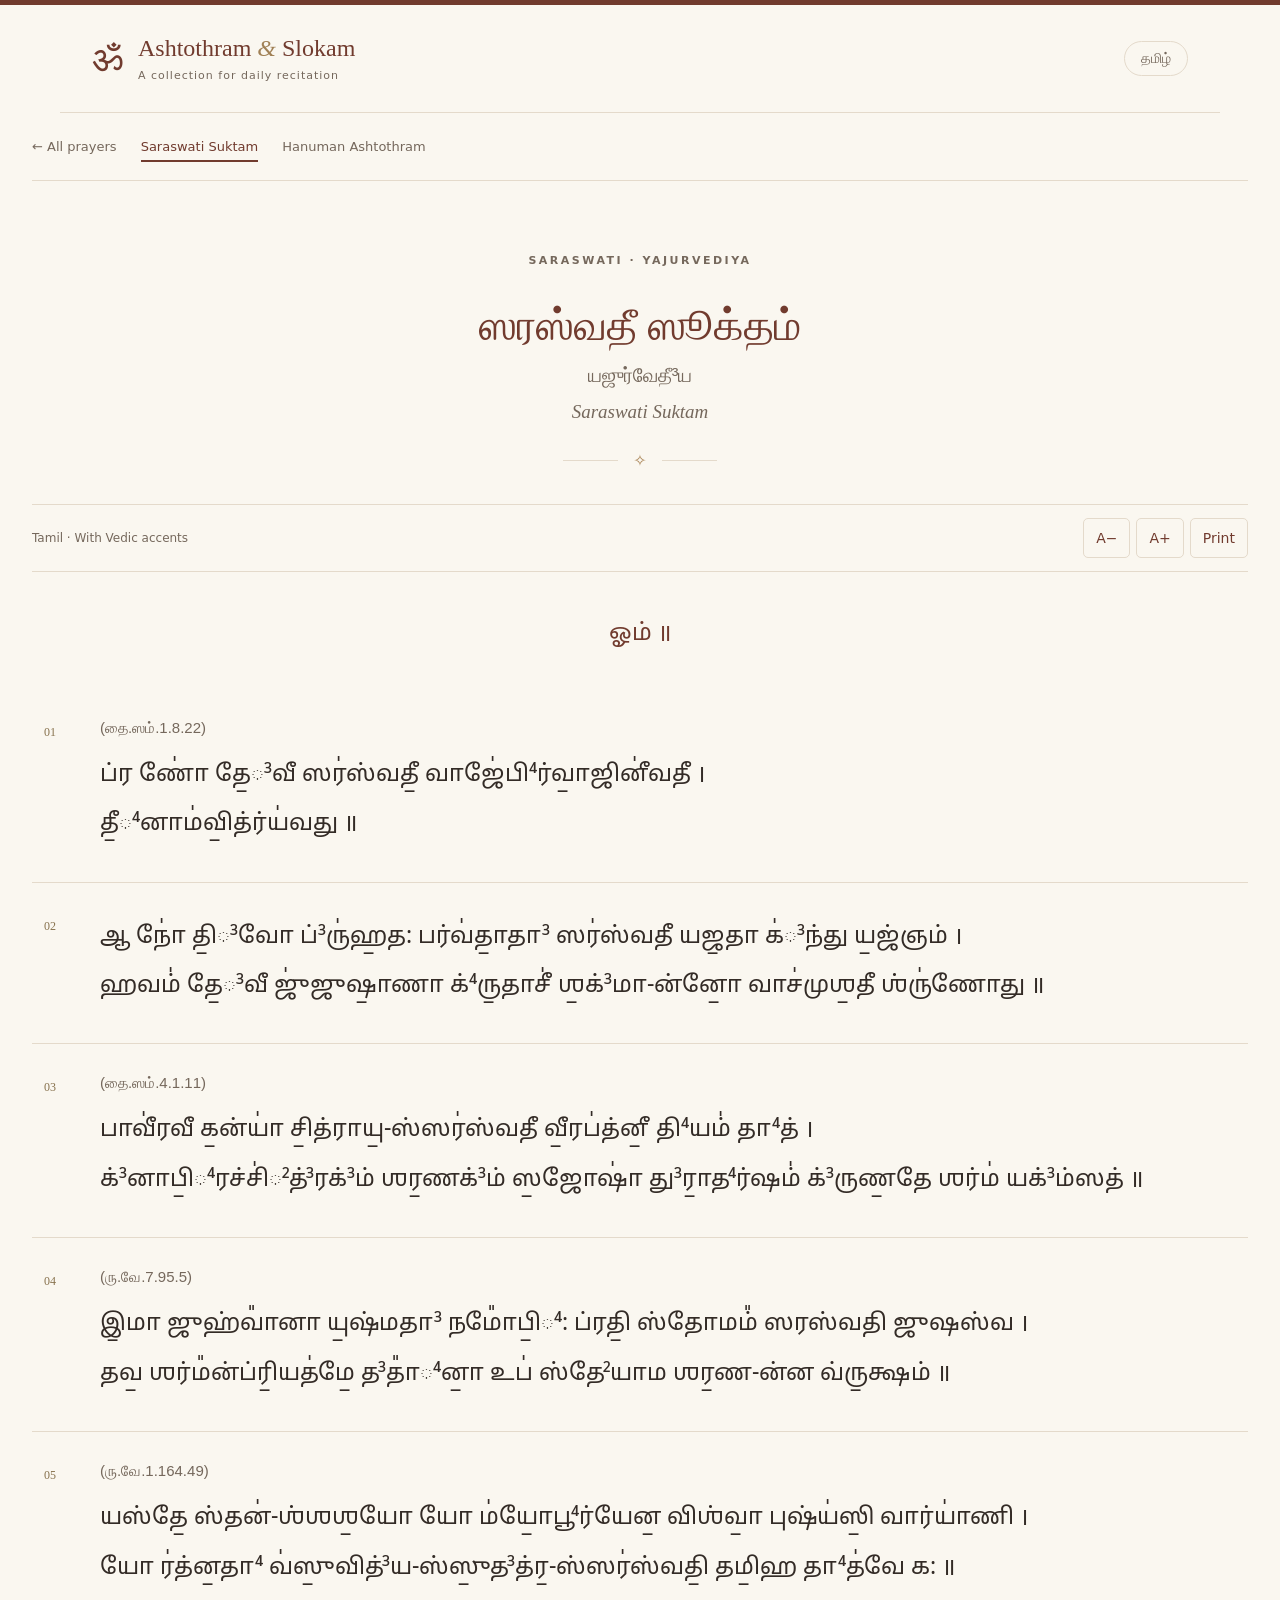
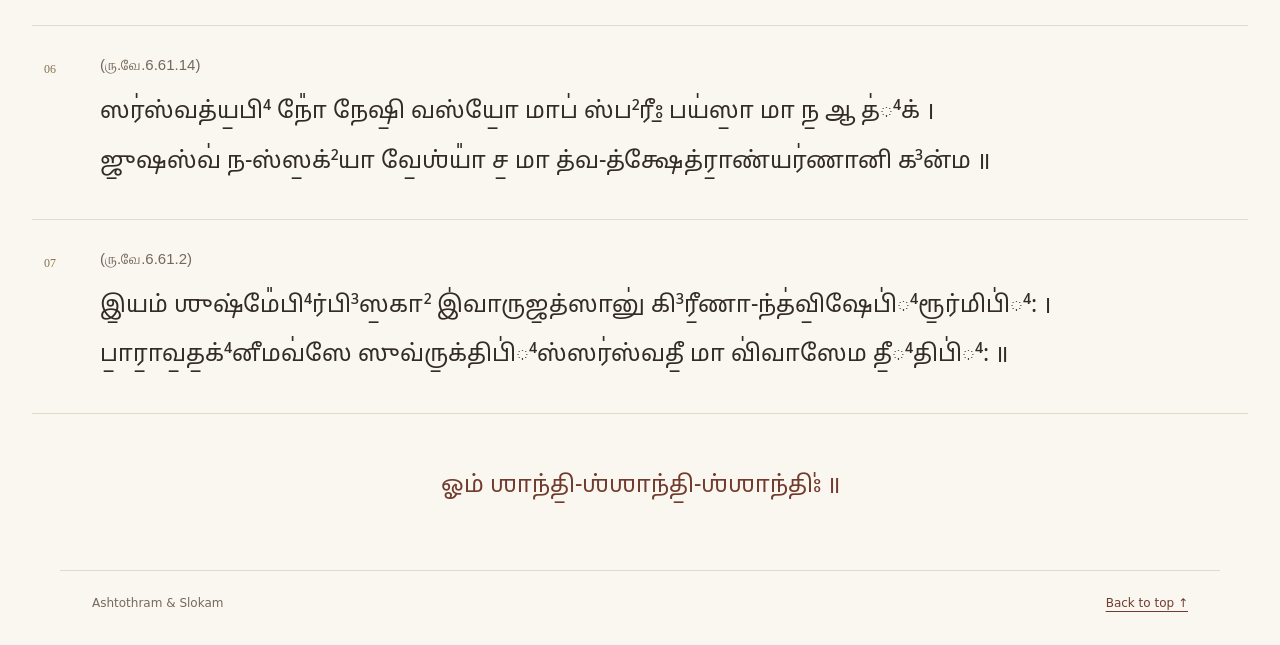
<file: saraswati-suktam.html>
<!doctype html>
<html lang="ta">
<head>
<meta charset="utf-8">
<meta name="viewport" content="width=device-width, initial-scale=1">
<meta name="theme-color" content="#713b2e">
<meta name="description" content="Saraswati Suktam (Yajurvediya) in Tamil with Vedic accents. A personal collection of Ashtothram and slokam texts.">
<title>Saraswati Suktam · Ashtothram & Slokam</title>
<link rel="stylesheet" href="style.css">
<link rel="stylesheet" href="vedic.css?v=2">
<script src="script.js" defer></script>
</head>
<body id="top" class="vedic-page">
<a class="skip" href="#hymn">Skip to hymn</a>
<header class="site-header"><a class="brand" href="./" lang="en"><span class="emblem" aria-hidden="true">ॐ</span><span>Ashtothram <i>&</i> Slokam<small>A collection for daily recitation</small></span></a><span class="language">தமிழ்</span></header>
<main>
<nav class="collection-nav" aria-label="Prayer collection" lang="en"><a href="./">← All prayers</a><a href="saraswati-suktam.html" aria-current="page">Saraswati Suktam</a><a href="hanuman-ashtothram.html" >Hanuman Ashtothram</a></nav>
<div class="intro"><p class="eyebrow" lang="en">SARASWATI · YAJURVEDIYA</p><h1>ஸரஸ்வதீ ஸூக்தம்</h1><p class="subtitle">யஜுர்வேதீ³ய</p><p class="english-title" lang="en">Saraswati Suktam</p><div class="ornament" aria-hidden="true"><span></span>✧<span></span></div></div>
<div class="reading-bar" lang="en"><span>Tamil · With Vedic accents</span><div class="controls" hidden><button id="smaller" aria-label="Decrease text size">A−</button><button id="larger" aria-label="Increase text size">A+</button><button id="print">Print</button></div></div>
<article id="hymn" tabindex="-1" aria-label="ஸரஸ்வதீ ஸூக்தம்">
<p class="invocation">ஓ<span class="verse-ending">ம் ॥</span></p>
<section class="verse" id="verse-1"><a class="verse-number" href="#verse-1" aria-label="Verse 1">01</a><div><p class="reference">(தை.ஸம்.1.8.22)</p><p class="mantra">ப்ர ணோ॑ தே॒³வீ ஸர॑ஸ்வதீ॒ வாஜே॑பி⁴ர்வா॒ஜினீ॑வ<span class="verse-ending">தீ ।</span><br>தீ॒⁴னாம॑வி॒த்ர்ய॑வ<span class="verse-ending">து ॥</span></p></div></section>
<section class="verse" id="verse-2"><a class="verse-number" href="#verse-2" aria-label="Verse 2">02</a><div><p class="mantra">ஆ நோ॑ தி॒³வோ ப்³ரு॑ஹ॒த: பர்வ॑தா॒தா³ ஸர॑ஸ்வதீ யஜ॒தா க॑³ந்து ய॒ஜ்ஞ<span class="verse-ending">ம் ।</span><br>ஹவம்॑ தே॒³வீ ஜு॑ஜுஷா॒ணா க்⁴ரு॒தாசீ॑ ஶ॒க்³மா-ன்னோ॒ வாச॑முஶ॒தீ ஶ்ரு॑ணோ<span class="verse-ending">து ॥</span></p></div></section>
<section class="verse" id="verse-3"><a class="verse-number" href="#verse-3" aria-label="Verse 3">03</a><div><p class="reference">(தை.ஸம்.4.1.11)</p><p class="mantra">பாவீ॑ரவீ க॒ன்யா॑ சி॒த்ராயு॒-ஸ்ஸர॑ஸ்வதீ வீ॒ரப॑த்னீ॒ தி⁴யம்॑ தா⁴<span class="verse-ending">த் ।</span><br>க்³னாபி॒⁴ரச்சி॑²த்³ரக்³ம் ஶர॒ணக்³ம் ஸ॒ஜோஷா॑ து³ரா॒த⁴ர்​ஷம்॑ க்³ருண॒தே ஶர்ம॑ யக்³ம்ஸ<span class="verse-ending">த் ॥</span></p></div></section>
<section class="verse" id="verse-4"><a class="verse-number" href="#verse-4" aria-label="Verse 4">04</a><div><p class="reference">(ரு.வே.7.95.5)</p><p class="mantra">இ॒மா ஜுஹ்வா᳚னா யு॒ஷ்மதா³ நமோ᳚பி॒⁴: ப்ரதி॒ ஸ்தோமம்᳚ ஸரஸ்வதி ஜுஷஸ்<span class="verse-ending">வ ।</span><br>தவ॒ ஶர்ம᳚ன்ப்ரி॒யத॑மே॒ த³தா᳚⁴னா॒ உப॑ ஸ்தே²யாம ஶர॒ண-ன்ன வ்ரு॒க்ஷ<span class="verse-ending">ம் ॥</span></p></div></section>
<section class="verse" id="verse-5"><a class="verse-number" href="#verse-5" aria-label="Verse 5">05</a><div><p class="reference">(ரு.வே.1.164.49)</p><p class="mantra">யஸ்தே॒ ஸ்தன॑-ஶ்ஶஶ॒யோ யோ ம॑யோ॒பூ⁴ர்யேன॒ விஶ்வா॒ புஷ்ய॑ஸி॒ வார்யா॑<span class="verse-ending">ணி ।</span><br>யோ ர॑த்ன॒தா⁴ வ॑ஸு॒வித்³ய-ஸ்ஸு॒த³த்ர॒-ஸ்ஸர॑ஸ்வதி॒ தமி॒ஹ தா⁴த॑வே <span class="verse-ending">க: ॥</span></p></div></section>
<section class="verse" id="verse-6"><a class="verse-number" href="#verse-6" aria-label="Verse 6">06</a><div><p class="reference">(ரு.வே.6.61.14)</p><p class="mantra">ஸர॑ஸ்வத்ய॒பி⁴ நோ᳚ நேஷி॒ வஸ்யோ॒ மாப॑ ஸ்ப²ரீ𑌃॒ பய॑ஸா॒ மா ந॒ ஆ த॑⁴<span class="verse-ending">க் ।</span><br>ஜு॒ஷஸ்வ॑ ந-ஸ்ஸ॒க்²யா வே॒ஶ்யா᳚ ச॒ மா த்வ-த்க்ஷேத்ரா॒ண்யர॑ணானி க³ன்<span class="verse-ending">ம ॥</span></p></div></section>
<section class="verse" id="verse-7"><a class="verse-number" href="#verse-7" aria-label="Verse 7">07</a><div><p class="reference">(ரு.வே.6.61.2)</p><p class="mantra">இ॒யம் ஶுஷ்மே᳚பி⁴ர்பி³ஸ॒கா² இ॑வாருஜ॒த்ஸானு॑ கி³ரீ॒ணா-ந்த॑வி॒ஷேபி॑⁴ரூ॒ர்மி<span class="verse-ending">பி॑⁴: ।</span><br>பா॒ரா॒வ॒த॒க்⁴னீமவ॑ஸே ஸுவ்ரு॒க்திபி॑⁴ஸ்ஸர॑ஸ்வதீ॒ மா வி॑வாஸேம தீ॒⁴தி<span class="verse-ending">பி॑⁴: ॥</span></p></div></section>
<p class="closing">ஓம் ஶாந்தி॒-ஶ்ஶாந்தி॒-ஶ்ஶாந்<span class="verse-ending">தி𑌃॑ ॥</span></p>
</article>
</main>
<footer lang="en"><span>Ashtothram & Slokam</span><a href="#top">Back to top ↑</a></footer>
</body>
</html>
</file>
<file: style.css>
:root{color-scheme:light;--paper:#faf7f0;--ink:#332b26;--accent:#713b2e;--muted:#75685c;--line:#e4dacb;--verse-size:23px}*{box-sizing:border-box}html{scroll-behavior:smooth;scroll-padding-top:24px}body{margin:0;background:var(--paper);color:var(--ink);font-family:system-ui,-apple-system,sans-serif;border-top:5px solid var(--accent)}a{color:var(--accent);text-underline-offset:4px}a:focus-visible,button:focus-visible{outline:3px solid #ac722c;outline-offset:5px}.site-header{max-width:1160px;margin:auto;padding:30px 32px;display:flex;align-items:center;justify-content:space-between;border-bottom:1px solid var(--line)}.brand{display:flex;gap:15px;align-items:center;text-decoration:none;font-family:Georgia,serif;font-size:24px}.brand i{font-weight:normal;color:#a08055}.brand small{display:block;font:11px system-ui,sans-serif;letter-spacing:1px;color:var(--muted);margin-top:7px}.emblem{font-size:37px}.language{font-size:14px;color:var(--muted);border:1px solid var(--line);border-radius:30px;padding:8px 16px}main{max-width:1060px;margin:auto;padding:0 32px}.intro{text-align:center;padding:62px 0 34px}.eyebrow{font-size:11px;font-weight:600;letter-spacing:2.5px;color:var(--muted)}h1{font-family:"Tamil Sangam MN","Noto Sans Tamil",Latha,serif;color:var(--accent);font-weight:500;font-size:clamp(28px,4.5vw,43px);line-height:1.7;margin:22px 0 2px}.subtitle{font-family:"Tamil Sangam MN",Latha,sans-serif;font-size:20px;margin:0;color:var(--muted)}.english-title{font-family:Georgia,serif;font-size:19px;font-style:italic;margin:14px 0;color:var(--muted)}.ornament{display:flex;align-items:center;justify-content:center;gap:15px;color:#aa8557;margin-top:28px}.ornament span{height:1px;width:55px;background:var(--line)}.reading-bar{display:flex;justify-content:space-between;align-items:center;gap:12px;border-block:1px solid var(--line);padding:13px 0;color:var(--muted);font-size:12px}.controls{display:flex;gap:6px}.controls[hidden]{display:none}button{border:1px solid var(--line);background:transparent;border-radius:5px;min-height:40px;min-width:42px;padding:8px 12px;color:var(--accent);font:14px system-ui;cursor:pointer}button:hover{background:#eee5d7}button:disabled{opacity:.4;cursor:default}article{padding:30px 0 10px}.invocation,.closing{text-align:center;font-family:"Tamil Sangam MN","Noto Sans Tamil",Latha,serif;color:var(--accent);font-size:var(--verse-size);line-height:2.2}.invocation{margin:8px 0 28px}.verse{display:grid;grid-template-columns:38px minmax(0,1fr);gap:18px;padding:30px 12px 32px;border-bottom:1px solid var(--line);scroll-margin-top:24px}.verse:target{background:#f0e7d8;border-radius:6px}.verse-number{font:12px Georgia,serif;color:#88734f;text-decoration:none;padding-top:6px}.reference{font-family:"Tamil Sangam MN",Latha,sans-serif;font-size:15px;color:var(--muted);margin:0 0 14px}.mantra{font-family:"Tamil Sangam MN","Noto Sans Tamil",Latha,"Nirmala UI",sans-serif;font-size:var(--verse-size);line-height:2.15;overflow-wrap:anywhere;margin:0}.closing{padding:25px 0;overflow-wrap:anywhere}.source{margin:0 0 38px;padding:25px 30px;background:#f1ece2;border-left:2px solid #b69161}.source .eyebrow{margin-top:0}.source a{font-family:Georgia,serif;font-size:18px}.source p:last-child{color:var(--muted);font-size:12px;line-height:1.8;margin-bottom:0}footer{max-width:1160px;margin:auto;border-top:1px solid var(--line);padding:25px 32px 35px;display:flex;justify-content:space-between;gap:15px;font-size:12px;color:var(--muted)}.skip{position:absolute;left:16px;top:-100px;padding:12px;background:white;z-index:10}.skip:focus{top:10px}@media(max-width:600px){.site-header{padding:22px 18px}.brand{font-size:18px;gap:10px}.brand small{font-size:9px;letter-spacing:.2px}.emblem{font-size:30px}.language{padding:6px 10px;font-size:12px}main{padding:0 18px}.intro{padding:38px 0 26px}.reading-bar{font-size:10px}.verse{gap:7px;grid-template-columns:24px minmax(0,1fr);padding:24px 0}.mantra{font-size:calc(var(--verse-size) - 2px);line-height:2.2}.source{padding:20px}footer{padding:22px 18px}.closing{font-size:20px}}@media(prefers-reduced-motion:reduce){html{scroll-behavior:auto}}@media print{body{background:white;border:0}.site-header,.reading-bar,footer,.skip,.ornament{display:none}.intro{padding:0 0 15px}main{max-width:none;padding:0}h1{font-size:26px}.verse{break-inside:avoid;padding:14px 0}.mantra{font-size:16px;line-height:1.9}.reference{font-size:11px}.invocation,.closing{font-size:17px;margin:10px 0;padding:0}.source{background:none;margin:15px 0 0;padding:10px}.source a::after{content:" (" attr(href) ")";font:10px sans-serif}.source p{font-size:10px}}

.collection-nav{display:flex;flex-wrap:wrap;gap:8px 24px;padding:20px 0;border-bottom:1px solid var(--line);font-size:13px}.collection-nav a{text-decoration:none;padding:6px 0;color:var(--muted)}.collection-nav a[aria-current="page"]{color:var(--accent);box-shadow:0 2px var(--accent)}.section-title{font-size:21px;font-weight:500;color:var(--accent);margin:25px 0}.names{list-style:none;padding:0;margin:0}.names li{display:grid;grid-template-columns:38px minmax(0,1fr);gap:18px;padding:15px 12px;border-bottom:1px solid var(--line);break-inside:avoid;scroll-margin-top:24px}.names li:target{background:#f0e7d8;border-radius:6px}.names .verse-number{padding-top:12px}.english-names .mantra,.english-closing{font-family:Georgia,serif}.transliteration-note{font-size:13px;color:var(--muted);line-height:1.7}#english{border-top:1px solid var(--line);padding-top:24px}@media(max-width:600px){.names li{grid-template-columns:28px minmax(0,1fr);gap:8px;padding:12px 0}.reading-bar{flex-wrap:wrap}.collection-nav{gap:8px 18px}}@media print{.collection-nav{display:none}.names li{padding:5px 0}.names .verse-number{padding-top:6px}.section-title{font-size:18px}#english{break-before:page}.transliteration-note{font-size:10px}}

.collection-home{max-width:1060px;padding-bottom:26px}.collection-intro{padding:40px 0 28px}.collection-intro h1{font-size:clamp(25px,3.5vw,35px);margin:15px 0 8px}.collection-intro>p:last-child{font-family:Georgia,serif;font-size:18px;color:var(--muted);margin:0;line-height:1.8}.prayer-grid{display:grid;grid-template-columns:repeat(2,minmax(0,1fr));gap:24px}.prayer-card{min-width:0;background:#fffdf8;border:1px solid var(--line);border-radius:14px;padding:30px}.prayer-card>.eyebrow{margin:0 0 22px}.prayer-card h2{font-family:"Tamil Sangam MN","Noto Sans Tamil",Latha,serif;font-size:25px;font-weight:500;color:var(--accent);line-height:1.8;margin:0 0 8px;overflow-wrap:anywhere}.card-subtitle{font:italic 19px Georgia,serif;color:var(--muted);margin:0 0 18px}.card-description{font-size:13px;line-height:1.9;color:var(--muted);margin:0 0 24px}.reading-links{display:grid;gap:10px}.reading-links a{display:flex;justify-content:space-between;align-items:center;gap:14px;text-decoration:none;padding:15px 18px;border:1px solid var(--line);border-radius:8px}.reading-links a:hover{background:#f5eee3;border-color:#b69161}.reading-links strong{font-size:15px;font-weight:500}.reading-links small{display:block;color:var(--muted);font-size:12px;margin-top:6px}.reading-links a>span:last-child{font-size:20px}.collection-note{font-size:12px;color:var(--muted);text-align:center;margin:32px 0 12px}@media(max-width:650px){.prayer-grid{grid-template-columns:1fr;gap:18px}.prayer-card{padding:24px}.collection-intro{padding-top:28px}.prayer-card h2{font-size:24px}}@media print{.prayer-grid{display:block}.prayer-card{break-inside:avoid;margin-bottom:20px}}
</file>
<file: vedic.css>
@font-face {
  font-family: "Vedic Tamil";
  src: url("assets/fonts/NotoSansTamil-Regular.woff") format("woff");
  font-weight: 400;
  font-style: normal;
  font-display: swap;
}
.vedic-page .mantra,
.vedic-page .invocation,
.vedic-page .closing {
  font-family: "Vedic Tamil", "Noto Sans Tamil", sans-serif;
  font-weight: 400;
}

/* Give the wider Vedic font room while retaining the existing font size. */
.vedic-page main {
  max-width: 1280px;
}
/* Keep the final grapheme and danda together even when a long word wraps. */
.vedic-page .verse-ending {
  white-space: nowrap;
  overflow-wrap: normal;
}
@media print {
  .vedic-page main { max-width: none; }
}
</file>
